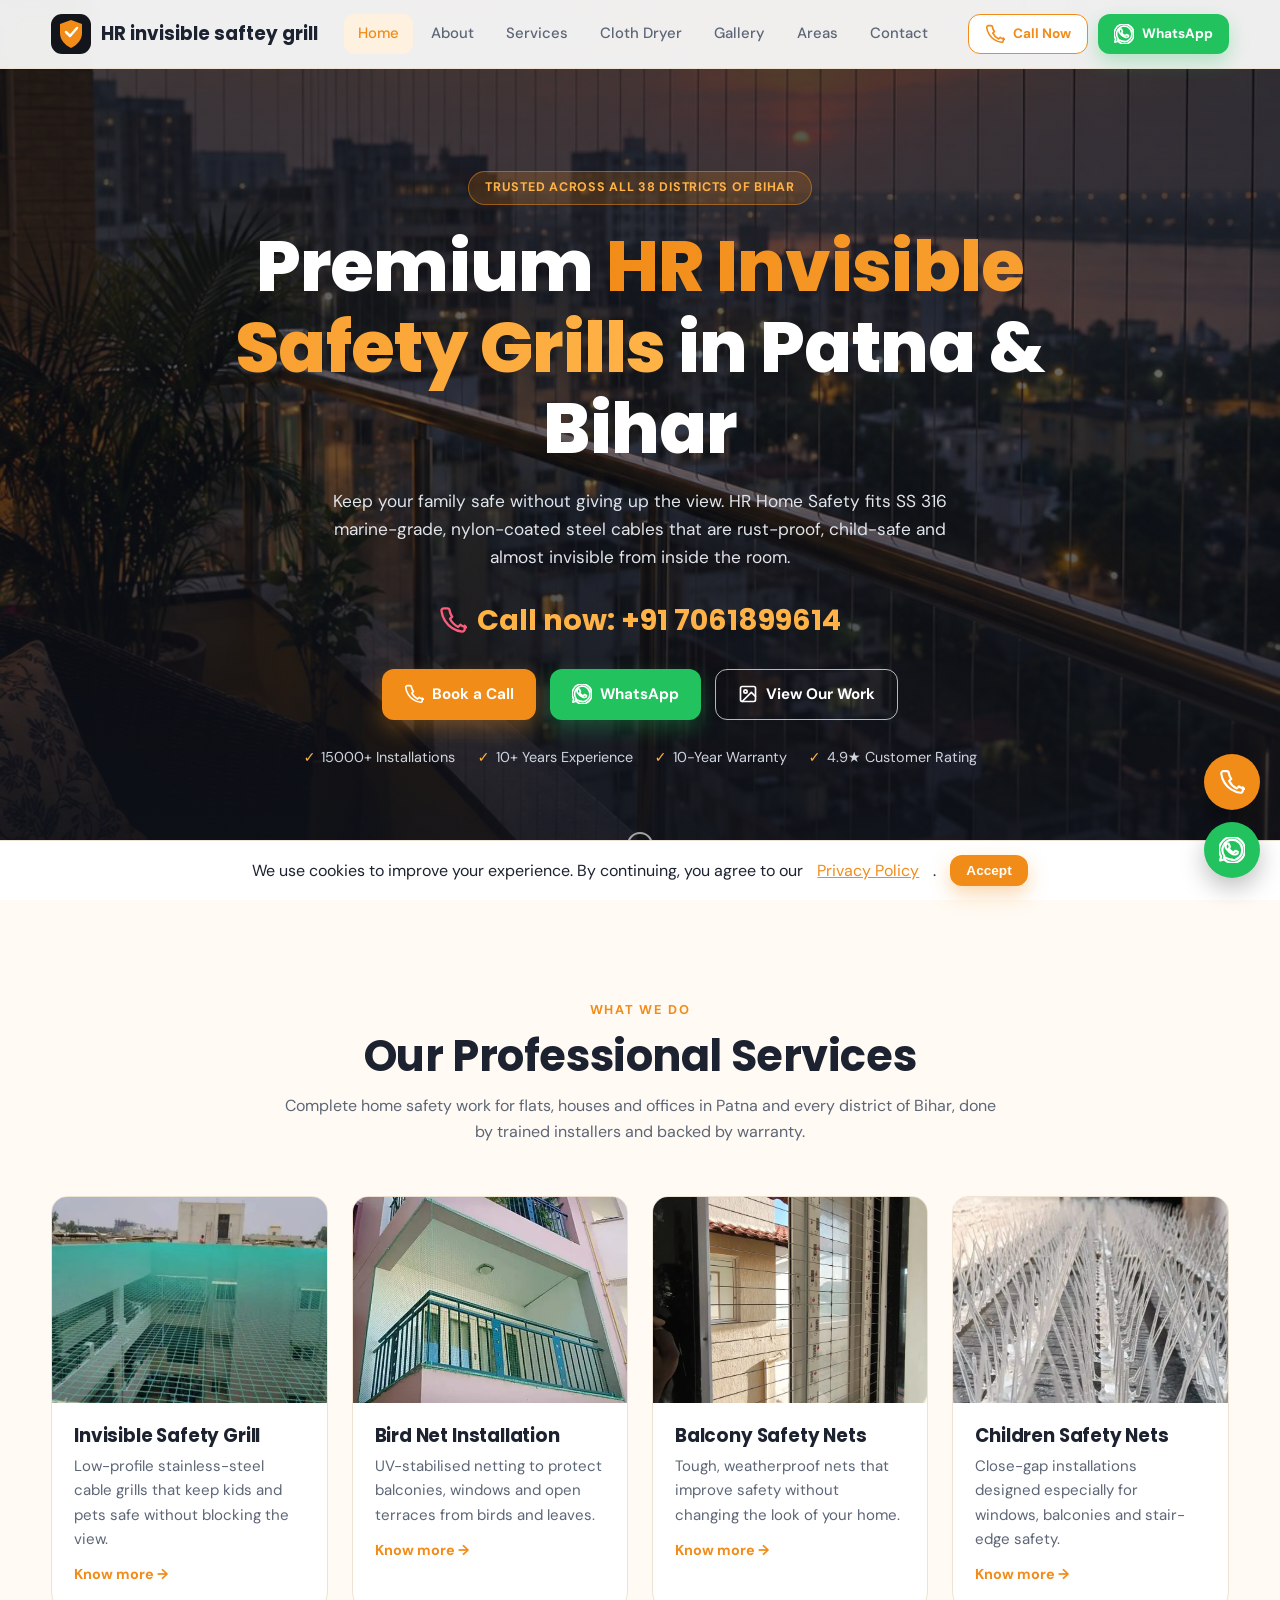
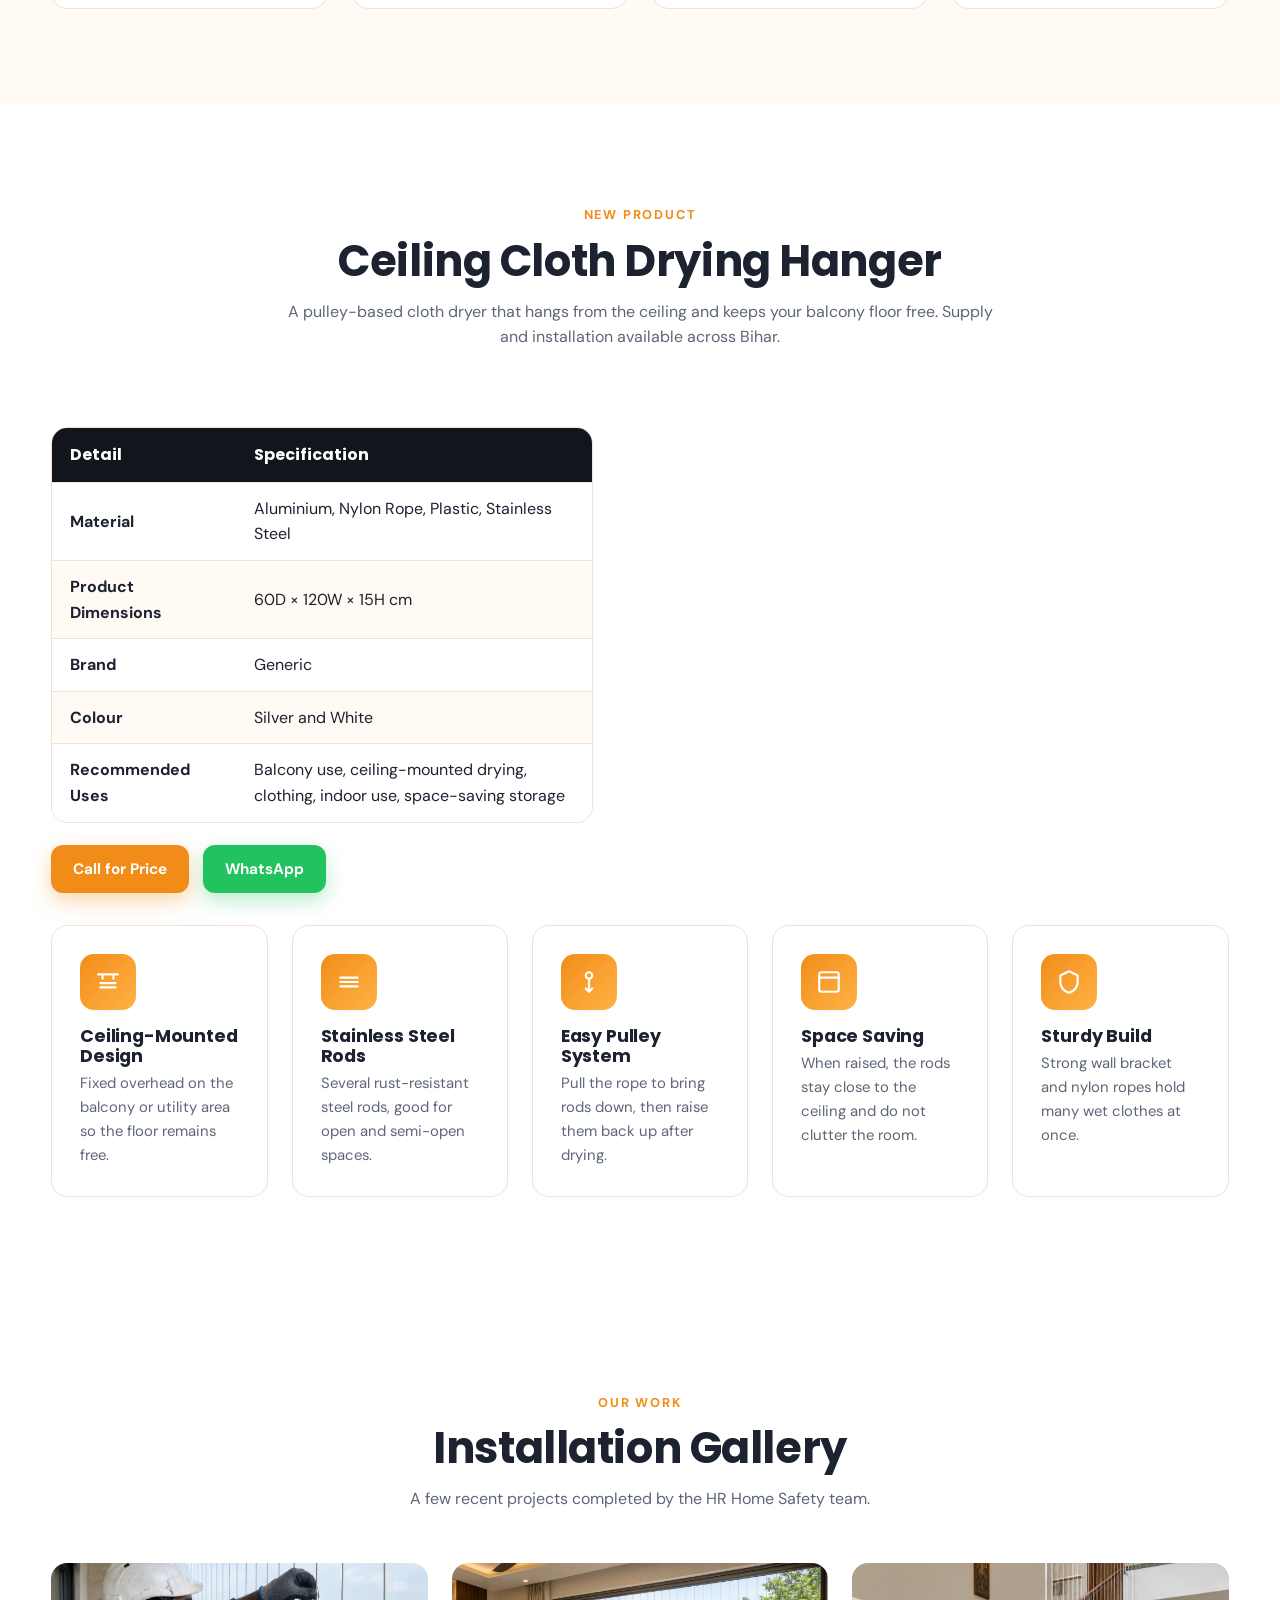
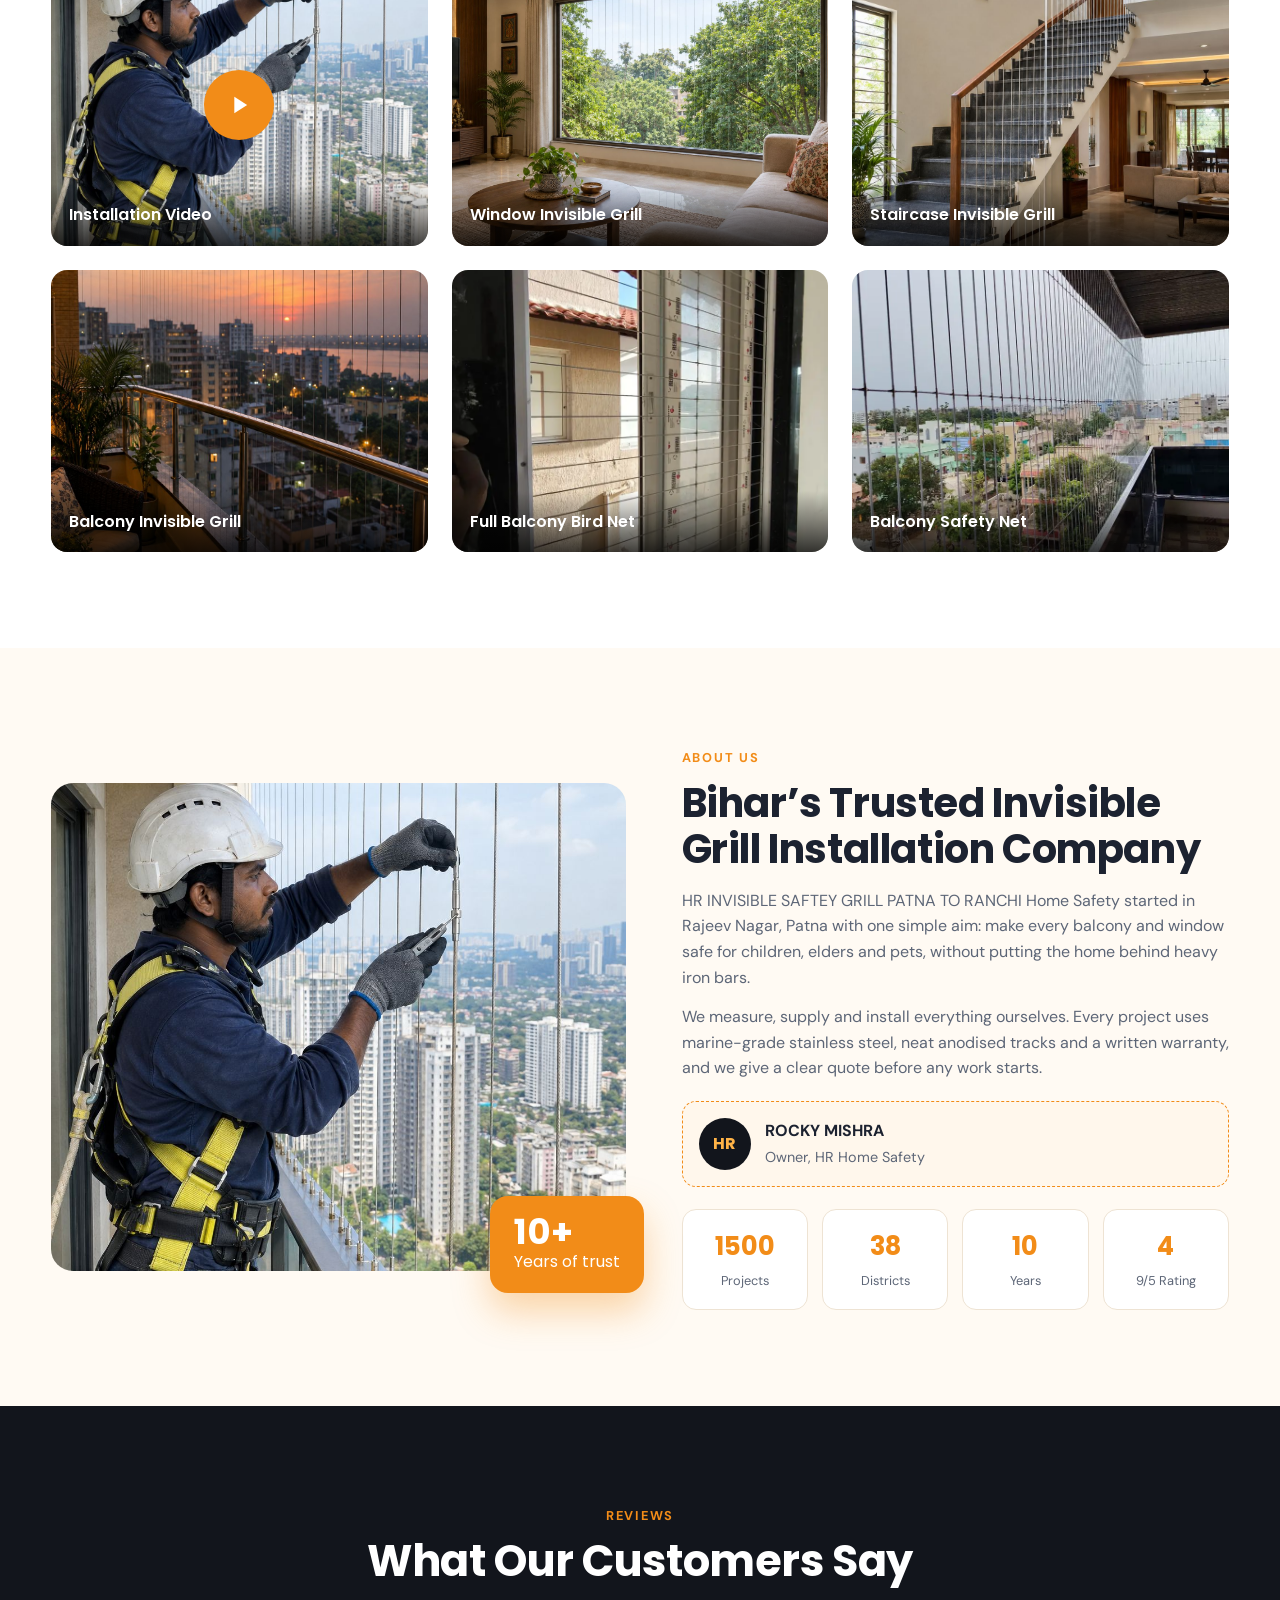
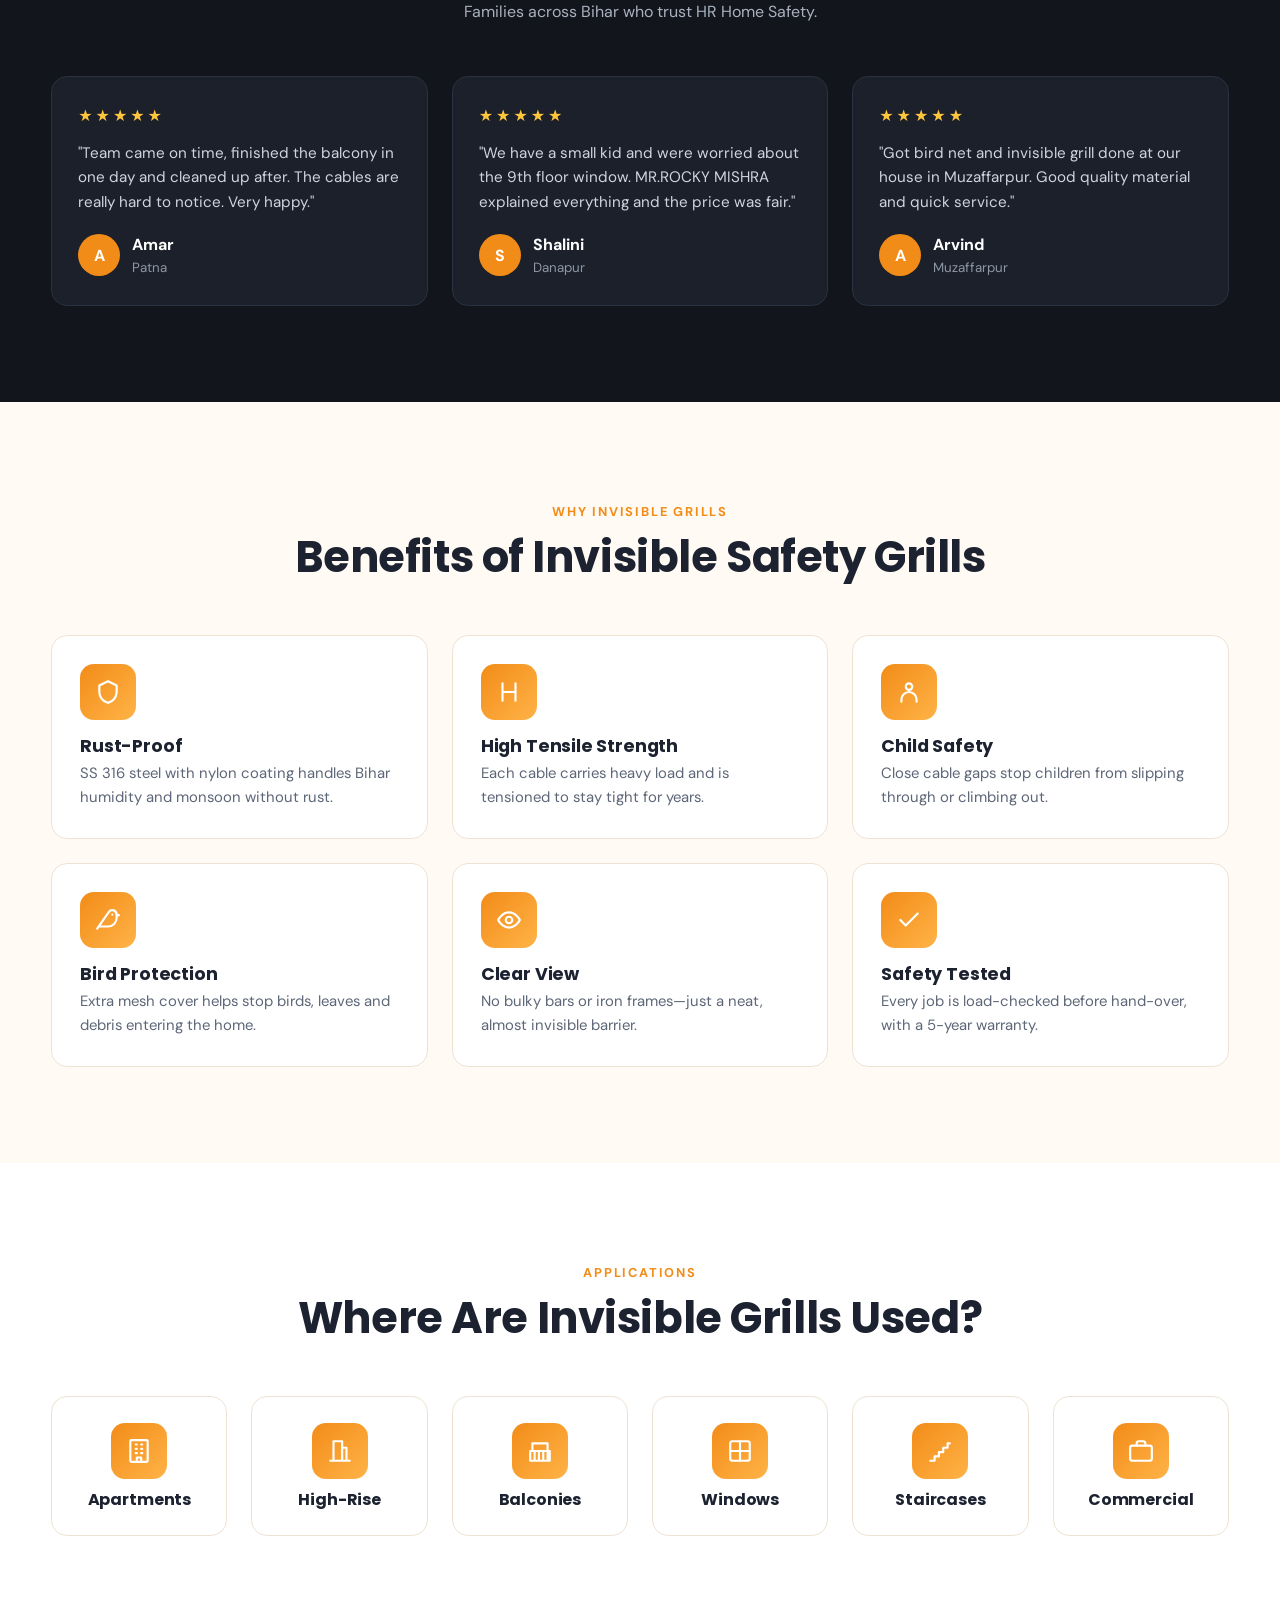
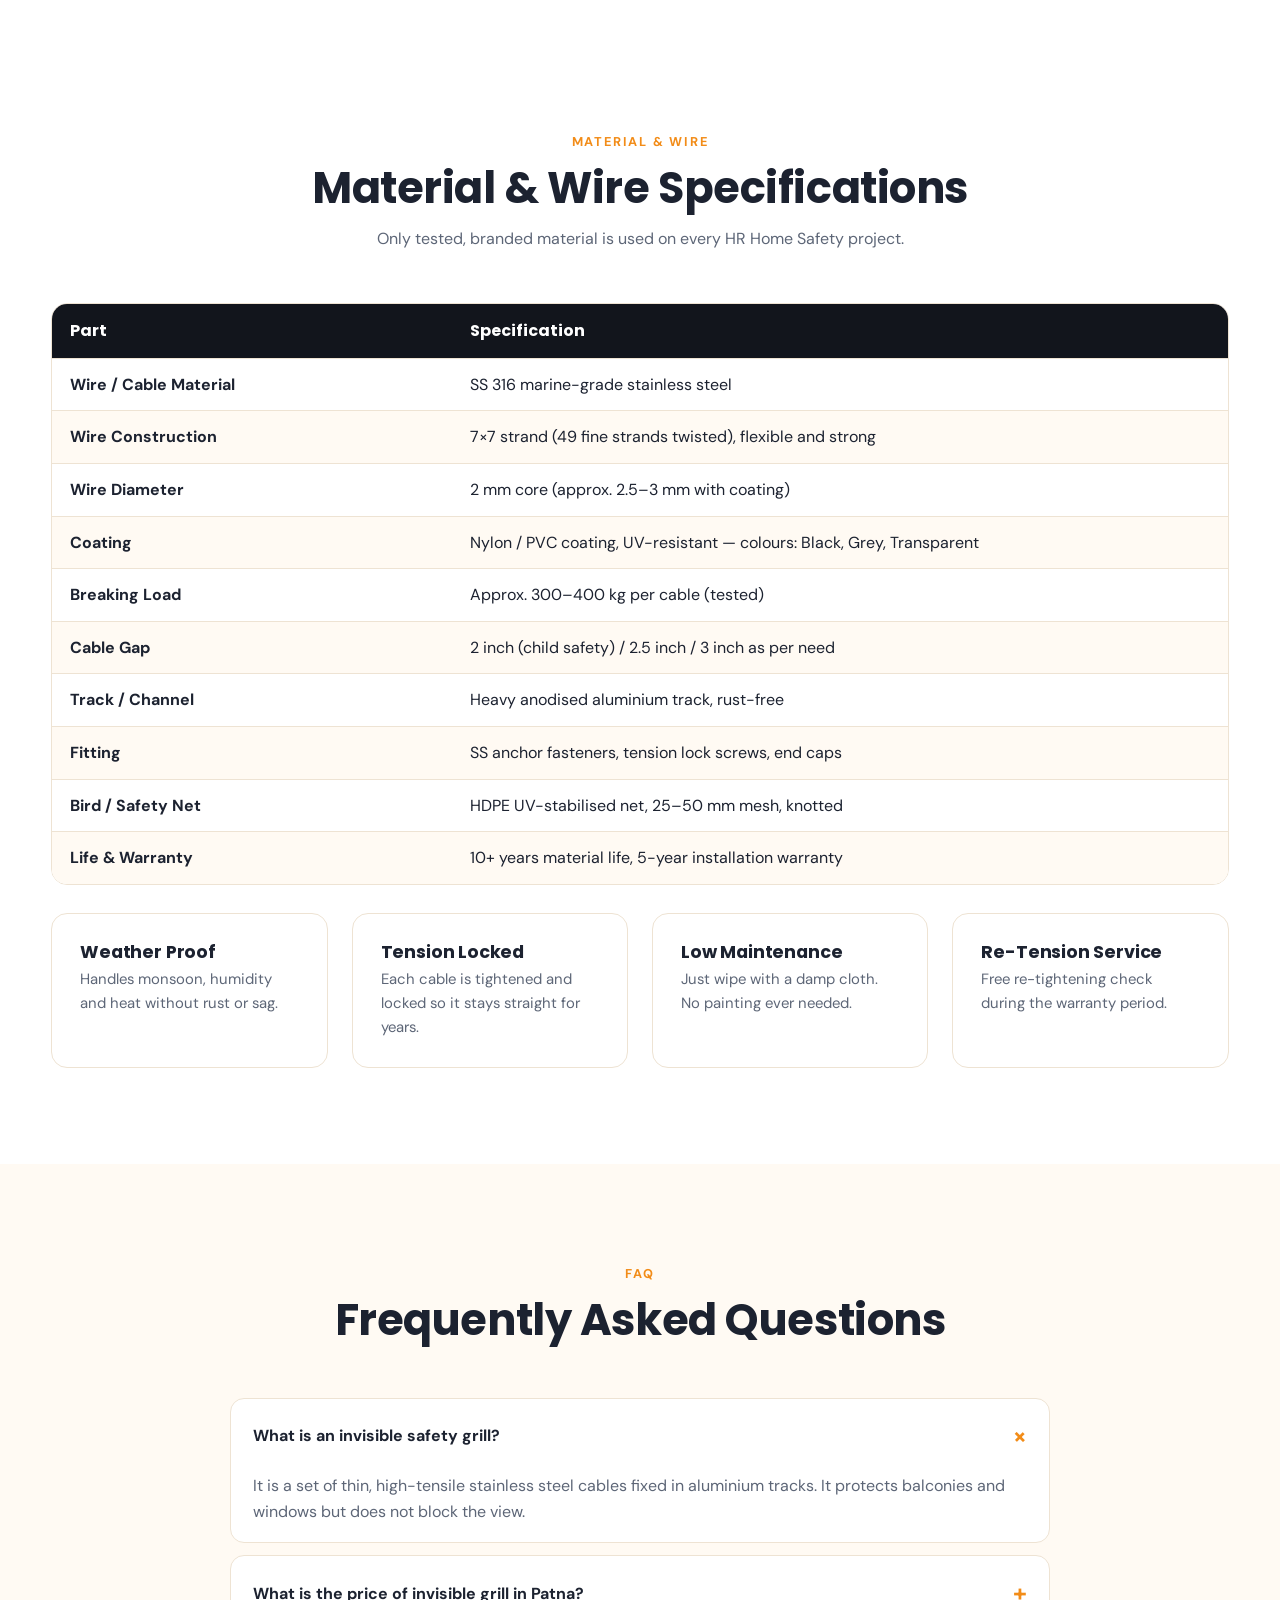
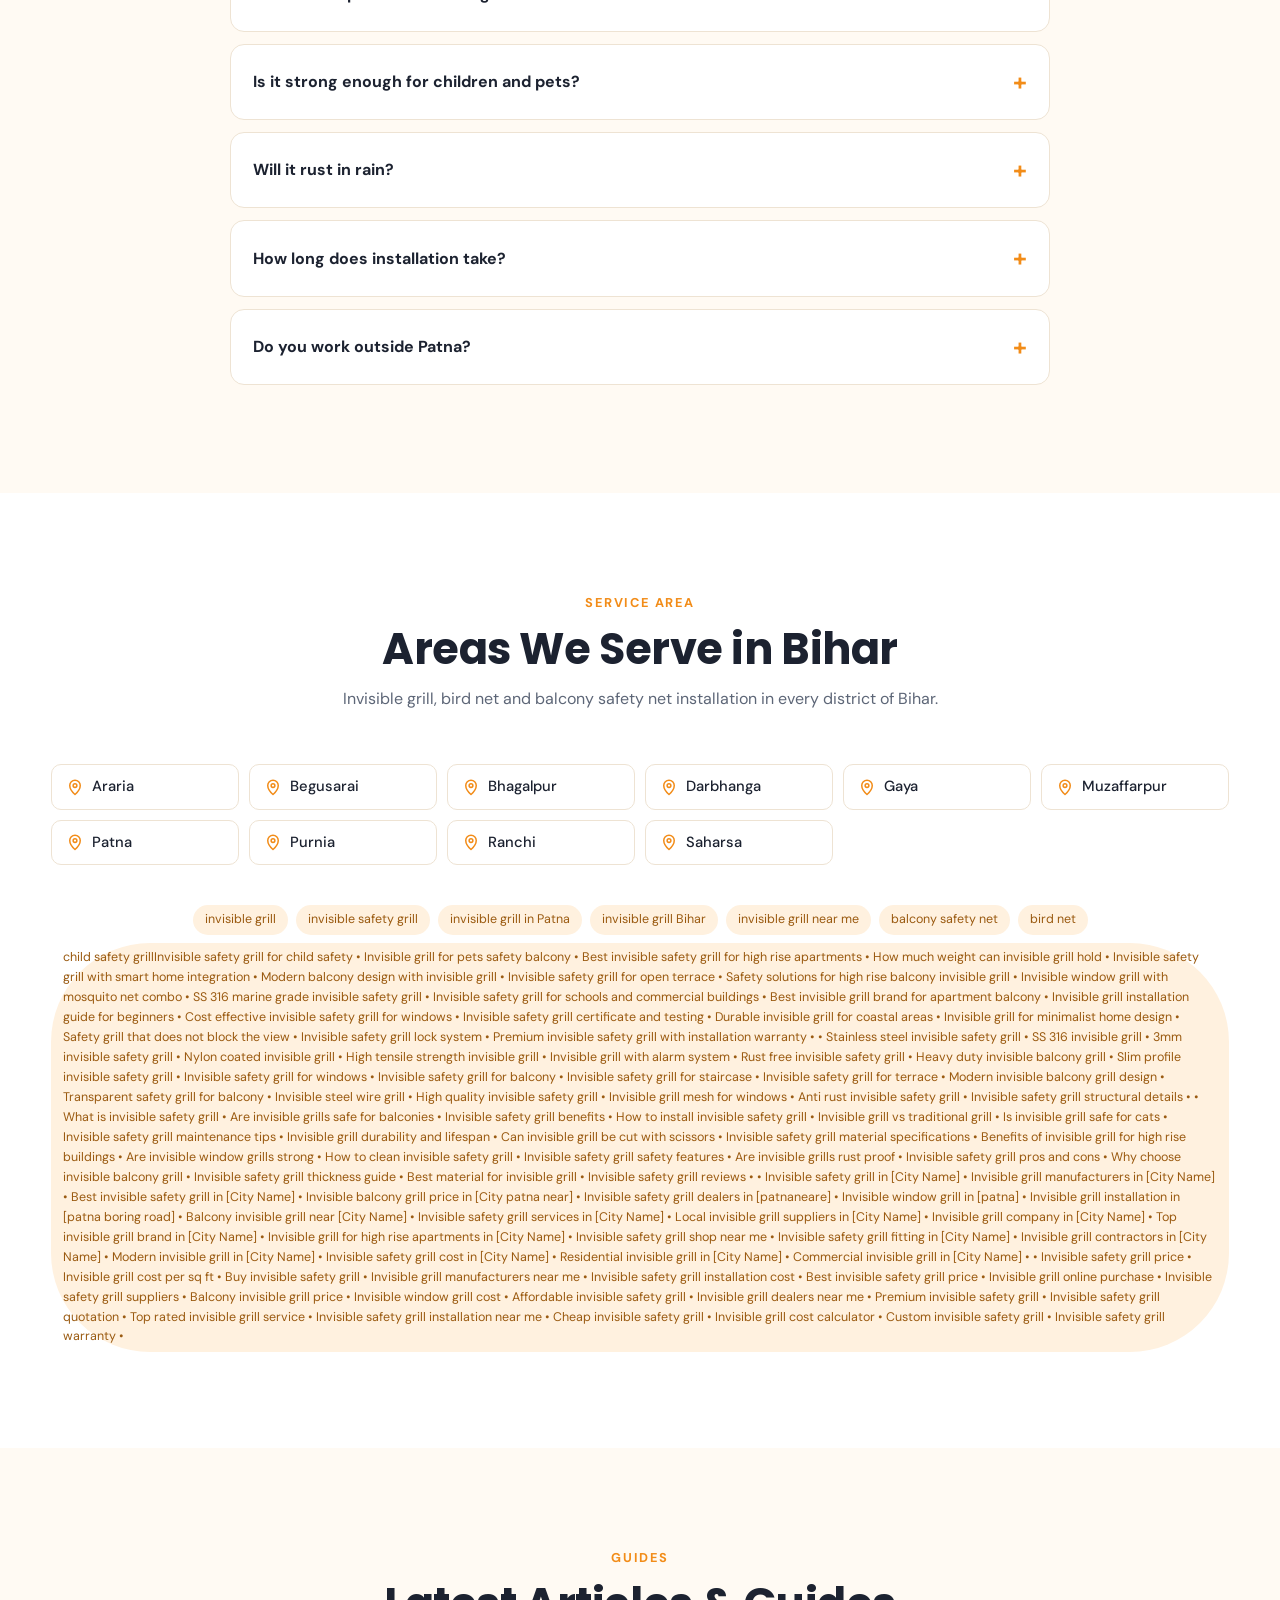
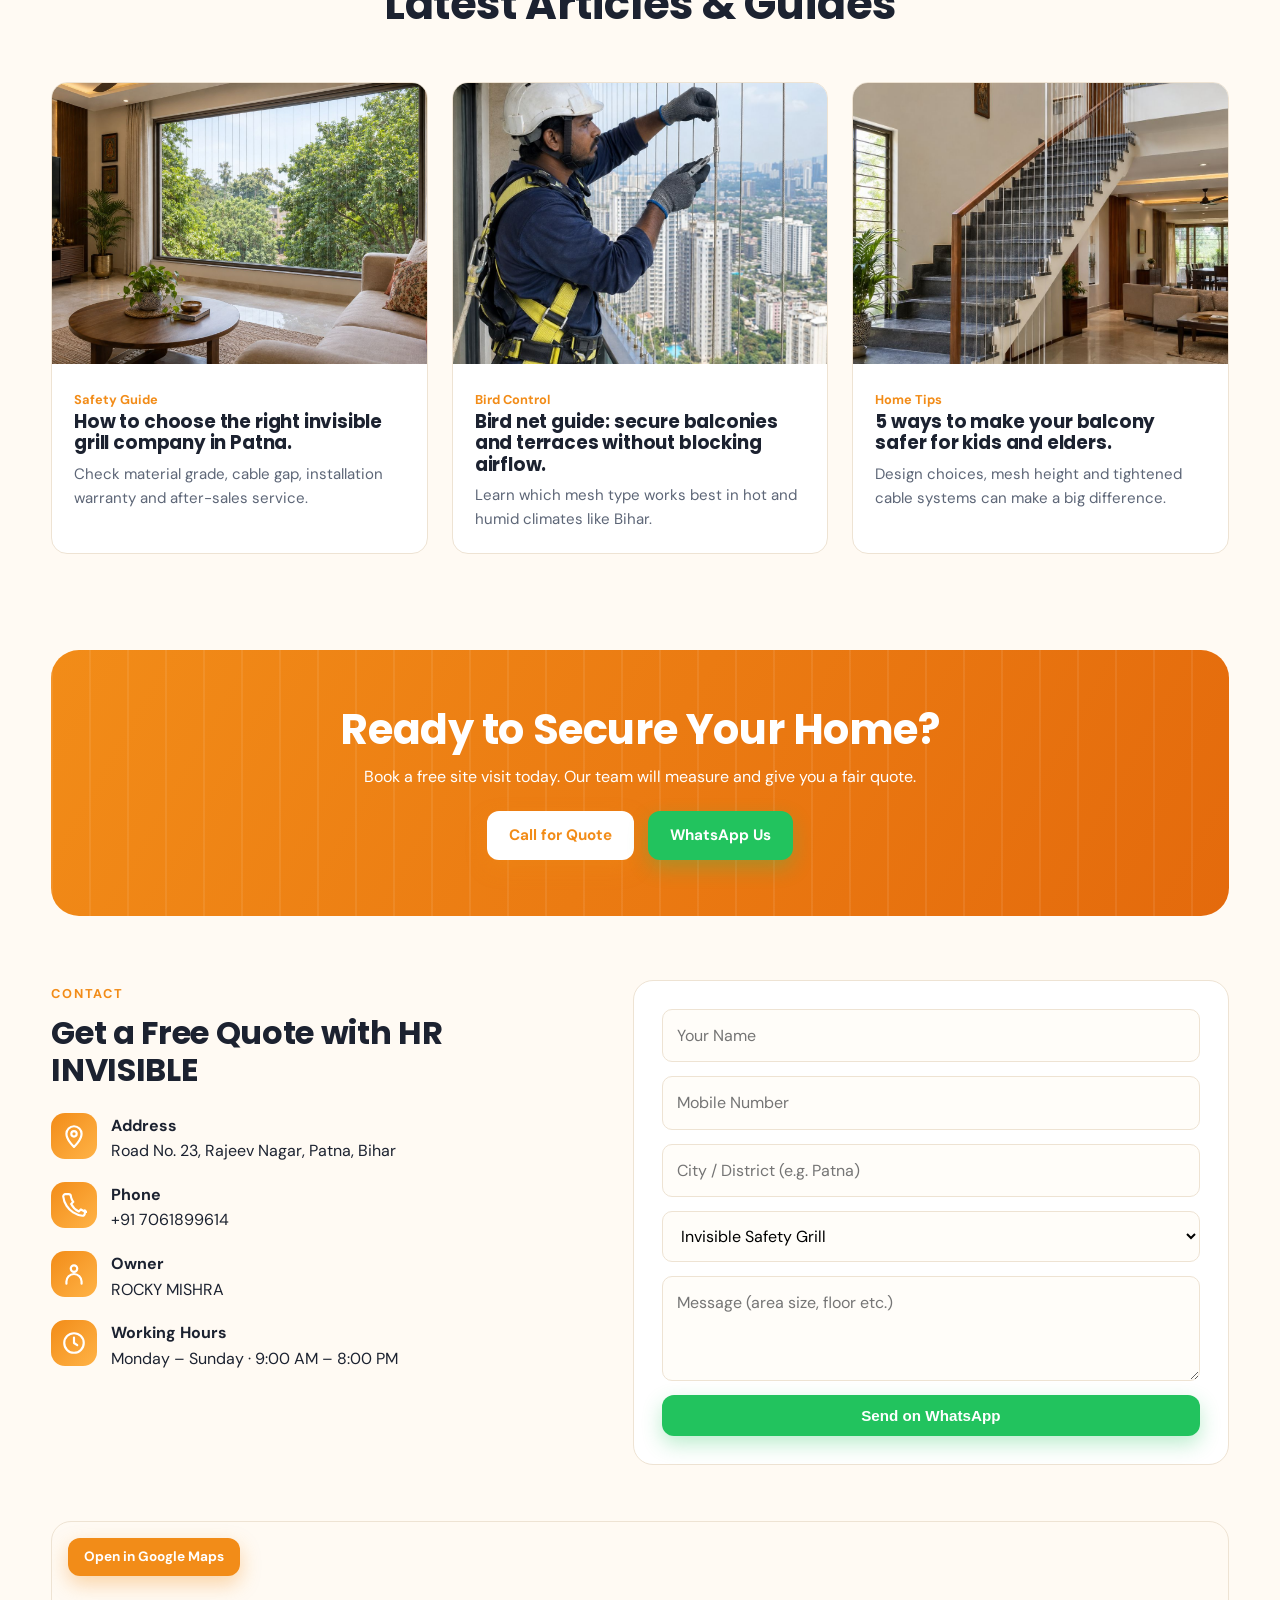
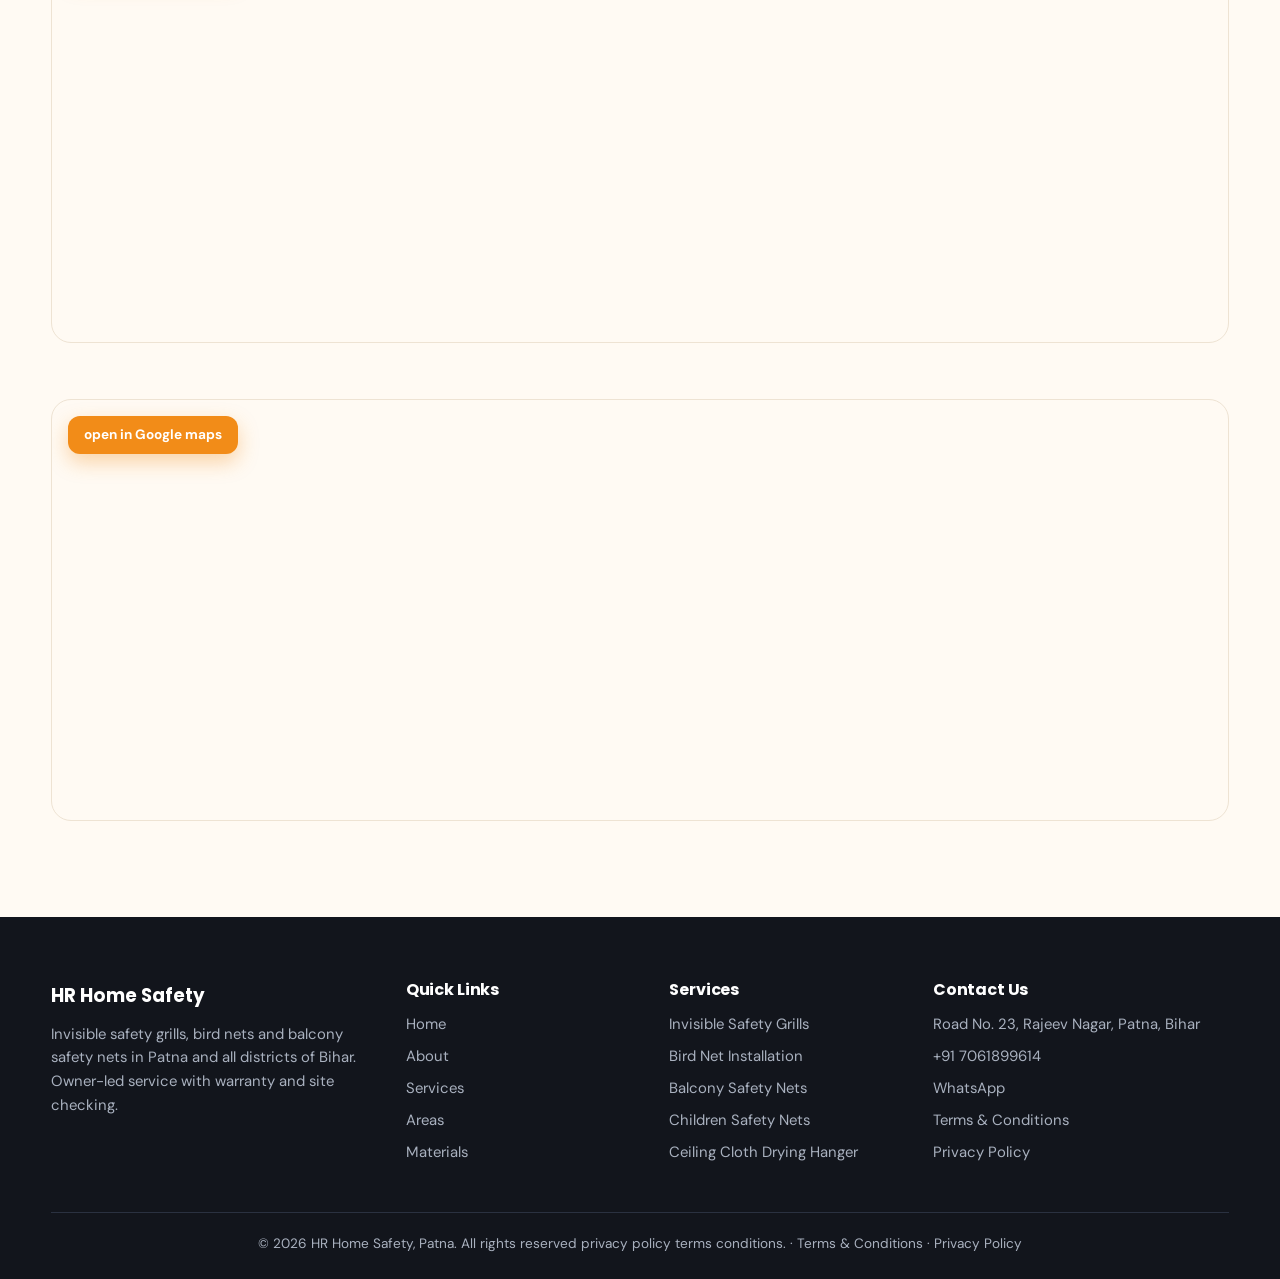
<file: index.html>
<!DOCTYPE html>
<html lang="en-IN">
<head>
<meta charset="UTF-8">
<meta name="viewport" content="width=device-width, initial-scale=1">
<title>HR – INVISBLESafety Grill in Patna & All Bihar | Call 7061899614</title>
<meta name="description" content="HR Home Safety installs SS 316 invisible safety grills, balcony safety nets, bird nets, child safety grills and ceiling cloth drying hangers in Patna and all 38 districts of Bihar.">
<meta name="keywords" content="invisible grill, invisible safety grill, invisible grill in Patna, invisible grill Bihar, invisible grill near me, invisible safety grill near me, invisible grill for balcony, child safety grill, balcony safety net, bird net, patna invisible grill, Bihar invisible grills, invisible grill installation Patna">
<meta name="author" content="ROCKY MISHRA, HR INVISIBLE SAFETY GRILL PATNA DANAPUR">
<meta name="robots" content="index, follow">
<meta name="geo.region" content="IN-BR">
<meta name="geo.placename" content="Patna, Bihar">
<meta property="og:type" content="website">
<meta property="og:title" content="HR – Invisible Safety Grill in Patna, Bihar">
<meta property="og:description" content="Rust-proof invisible grills, balcony nets and bird nets across Bihar. Call / WhatsApp 7061899614.">
<meta property="og:image" content="hero.jpg">
<meta property="og:locale" content="en_IN">
<link rel="icon" href="data:image/svg+xml,%3Csvg xmlns='http://www.w3.org/2000/svg' viewBox='0 0 32 32'%3E%3Crect width='32' height='32' rx='8' fill='%23f28c18'/%3E%3Cpath d='M9 7v18M14 7v18M19 7v18M2 9h28M2 23h28' stroke='white' stroke-width='2'/%3E%3C/svg%3E">
<link rel="preconnect" href="https://fonts.googleapis.com">
<link rel="preconnect" href="https://fonts.gstatic.com" crossorigin>
<link href="https://fonts.googleapis.com/css2?family=Poppins:wght@600;700;800&family=DM+Sans:wght@400;500;700&display=swap" rel="stylesheet">
<script type="application/ld+json">
{"@context":"https://schema.org","@type":"HomeAndConstructionBusiness","name":"HR INVISIBLE Home Safety","founder":{"@type":"Person","name":"ROCKY MISHRA"},"image":"hero.jpg","telephone":"+917061899614","address":{"@type":"PostalAddress","streetAddress":"Road No. 23, Rajeev Nagar","addressLocality":"Patna","addressRegion":"Bihar","addressCountry":"IN"},"sameAs":["https://wa.me/917061899614"]}
</script>
<script type="application/ld+json">
{"@context":"https://schema.org","@type":"FAQPage","mainEntity":[
{"@type":"Question","name":"What is an invisible safety grill?","acceptedAnswer":{"@type":"Answer","text":"A system of thin, high-tensile stainless steel cables fixed in aluminium tracks. It protects balconies and windows without blocking the view."}},
{"@type":"Question","name":"What is the price of invisible grill in Patna?","acceptedAnswer":{"@type":"Answer","text":"Price depends on area, cable gap and material. Call or WhatsApp HR Home Safety at 7061899614 for a free quote."}},
{"@type":"Question","name":"Do you install invisible grills outside Patna?","acceptedAnswer":{"@type":"Answer","text":"Yes. AGS Home Safety serves all 38 districts of Bihar including Gaya, Muzaffarpur, Bhagalpur, Darbhanga, Begusarai and Purnia."}}
]}
</script>
<style>
:root{--or:#f28c18;--or2:#ffb347;--dark:#12151c;--ink:#1c2230;--mut:#5d6677;--bg:#fffaf3;--card:#fff;--line:#eee3d3;--wa:#22c35e;--r:16px}
*{box-sizing:border-box;margin:0;padding:0}
html{scroll-behavior:smooth}
body{font-family:"DM Sans",system-ui,sans-serif;color:var(--ink);background:var(--bg);line-height:1.6;font-size:16px}
h1,h2,h3{font-family:Poppins,sans-serif;line-height:1.15;letter-spacing:-.01em}
a{color:inherit;text-decoration:none}
img{max-width:100%;display:block}
.wrap{width:min(1180px,92%);margin:auto}
svg{width:20px;height:auto;fill:none;stroke:currentColor;stroke-width:2;stroke-linecap:round;stroke-linejoin:round;flex-shrink:0}
/* header */
header{position:fixed;inset:0 0 auto;z-index:50;background:rgba(255,255,255,.92);backdrop-filter:blur(10px);border-bottom:1px solid var(--line);transition:box-shadow .3s}
header.sc{box-shadow:0 6px 24px rgba(0,0,0,.08)}
.nav{display:flex;align-items:center;justify-content:space-between;height:68px;gap:16px}
.logo{display:flex;align-items:center;gap:10px;font-family:Poppins;font-weight:700;font-size:1.15rem}
.logo svg{width:40px;height:40px}
.links{display:flex;gap:4px}
.links a{padding:8px 14px;border-radius:10px;font-size:.93rem;color:var(--mut);font-weight:500;transition:.2s}
.links a:hover,.links a.on{background:#fff1df;color:var(--or)}
.hbtn{display:flex;gap:10px}
.btn{display:inline-flex;align-items:center;gap:8px;padding:12px 22px;border-radius:12px;font-weight:700;font-size:.95rem;transition:transform .2s,box-shadow .2s;cursor:pointer;border:0}
.btn:hover{transform:translateY(-2px)}
.b-or{background:var(--or);color:#fff;box-shadow:0 8px 20px rgba(242,140,24,.35)}
.b-wa{background:var(--wa);color:#fff;box-shadow:0 8px 20px rgba(34,195,94,.3)}
.b-ol{border:1.5px solid var(--or);color:var(--or);background:#fff}
.b-gh{border:1.5px solid rgba(255,255,255,.7);color:#fff}
.sm{padding:8px 16px;font-size:.85rem}
.burger{display:none;background:none;border:0;cursor:pointer}
.burger svg{width:28px;height:28px}
/* hero */
.hero{position:relative;min-height:100vh;display:grid;place-items:center;text-align:center;color:#fff;padding:120px 0 80px;overflow:hidden}
.hero .bg{position:absolute;inset:0;background:url(hero.jpg) center/cover;transform:scale(1.1);animation:zoom 18s ease-out forwards}
.hero::after{content:"";position:absolute;inset:0;background:linear-gradient(180deg,rgba(15,18,26,.75),rgba(15,18,26,.6) 50%,rgba(15,18,26,.9))}
.hero .wrap{position:relative;z-index:2}
@keyframes zoom{to{transform:scale(1)}}
.badge{display:inline-block;padding:6px 16px;border-radius:99px;background:rgba(242,140,24,.18);border:1px solid rgba(242,140,24,.5);color:var(--or2);font-size:.78rem;font-weight:700;letter-spacing:.06em;text-transform:uppercase}
.hero h1{font-size:clamp(2.3rem,6vw,4.4rem);font-weight:800;margin:22px auto 18px;max-width:900px}
.hl{background:linear-gradient(90deg,var(--or),var(--or2));-webkit-background-clip:text;background-clip:text;color:transparent}
.hero p{max-width:640px;margin:auto;color:#dfe3ea;font-size:1.08rem}
.quote{margin:26px 0;font-family:Poppins;font-size:clamp(1.3rem,3vw,1.8rem);font-weight:700;display:flex;justify-content:center;align-items:center;gap:10px;flex-wrap:wrap}
.quote a{color:var(--or2)}
.quote svg{width:28px;height:28px;color:#ff5b7a;animation:ring 1.6s infinite}
@keyframes ring{0%,100%{transform:rotate(0)}10%,30%{transform:rotate(-15deg)}20%,40%{transform:rotate(15deg)}50%{transform:rotate(0)}}
.cta{display:flex;gap:14px;justify-content:center;flex-wrap:wrap}
.ticks{display:flex;gap:22px;justify-content:center;flex-wrap:wrap;margin-top:26px;font-size:.9rem;color:#cfd5de}
.ticks b{color:var(--or2);margin-right:6px}
.scroll{position:absolute;bottom:26px;left:50%;z-index:2;width:26px;height:42px;border:2px solid rgba(255,255,255,.6);border-radius:20px;transform:translateX(-50%)}
.scroll::after{content:"";position:absolute;left:50%;top:8px;width:4px;height:8px;background:#fff;border-radius:4px;transform:translateX(-50%);animation:dot 1.6s infinite}
@keyframes dot{to{top:24px;opacity:0}}
/* sections */
section{padding:96px 0}
.head{text-align:center;max-width:720px;margin:0 auto 52px}
.eyebrow{color:var(--or);font-weight:700;font-size:.8rem;letter-spacing:.14em;text-transform:uppercase}
.head h2{font-size:clamp(1.8rem,3.6vw,2.7rem);margin:10px 0 12px}
.head p{color:var(--mut)}
.grid{display:grid;gap:24px}
.g4{grid-template-columns:repeat(4,1fr)}.g3{grid-template-columns:repeat(3,1fr)}.g6{grid-template-columns:repeat(3,1fr)}
.card{background:var(--card);border:1px solid var(--line);border-radius:var(--r);overflow:hidden;transition:transform .35s,box-shadow .35s}
.card:hover{transform:translateY(-8px);box-shadow:0 22px 44px rgba(28,34,48,.12)}
.card .im{aspect-ratio:4/3;overflow:hidden}
.card .im img{width:100%;height:100%;object-fit:cover;transition:transform .6s}
.card:hover .im img{transform:scale(1.08)}
.card .tx{padding:22px}
.card h3{font-size:1.15rem;margin-bottom:8px}
.card p{color:var(--mut);font-size:.94rem}
.more{display:inline-flex;align-items:center;gap:6px;color:var(--or);font-weight:700;margin-top:12px;font-size:.9rem}
/* gallery */
.gal{background:#fff}
.gal .item{position:relative;border-radius:var(--r);overflow:hidden;aspect-ratio:4/3}
.gal .item img{width:100%;height:100%;object-fit:cover;transition:transform .6s}
.gal .item:hover img{transform:scale(1.07)}
.gal .cap{position:absolute;inset:auto 0 0;padding:18px;color:#fff;background:linear-gradient(transparent,rgba(0,0,0,.75));font-family:Poppins;font-weight:600}
.play{position:absolute;inset:0;display:grid;place-items:center}
.play span{width:70px;height:70px;border-radius:50%;background:var(--or);display:grid;place-items:center;color:#fff;animation:pulse 2s infinite}
.play svg{width:28px;height:28px;fill:#fff;stroke:none}
@keyframes pulse{0%{box-shadow:0 0 0 0 rgba(242,140,24,.6)}100%{box-shadow:0 0 0 26px rgba(242,140,24,0)}}
/* about */
.about{display:grid;grid-template-columns:1.05fr 1fr;gap:56px;align-items:center}
.about .pic{position:relative}
.about .pic img{border-radius:22px;aspect-ratio:4/3.4;object-fit:cover}
.exp{position:absolute;right:-18px;bottom:-22px;background:var(--or);color:#fff;border-radius:18px;padding:18px 24px;box-shadow:0 18px 36px rgba(242,140,24,.35);font-family:Poppins}
.exp b{font-size:2.2rem;display:block;line-height:1}
.about h2{font-size:clamp(1.8rem,3.4vw,2.5rem);margin:10px 0 16px}
.about p{color:var(--mut);margin-bottom:14px}
.owner{display:flex;align-items:center;gap:14px;padding:16px;border:1px dashed var(--or);border-radius:14px;background:#fff7ec;margin:20px 0}
.owner .av{width:52px;height:52px;border-radius:50%;background:var(--dark);color:var(--or2);display:grid;place-items:center;font-family:Poppins;font-weight:700}
.stats{display:grid;grid-template-columns:repeat(4,1fr);gap:14px;margin-top:22px}
.stat{background:#fff;border:1px solid var(--line);border-radius:14px;padding:16px;text-align:center}
.stat b{font-family:Poppins;font-size:1.6rem;color:var(--or);display:block}
.stat span{font-size:.8rem;color:var(--mut)}
/* reviews */
.dark{background:var(--dark);color:#fff}
.dark .head p{color:#a9b1bf}
.rev{background:#1b202b;border:1px solid #2a3140;border-radius:var(--r);padding:26px}
.stars{color:#ffc53d;letter-spacing:3px;margin-bottom:12px}
.rev p{color:#cfd5de;font-size:.95rem}
.who{display:flex;align-items:center;gap:12px;margin-top:18px}
.who i{width:42px;height:42px;border-radius:50%;background:var(--or);display:grid;place-items:center;font-style:normal;font-weight:700}
.who small{display:block;color:#8e97a6}
/* benefits */
.ben{background:#fff;border:1px solid var(--line);border-radius:var(--r);padding:28px;transition:.35s}
.ben:hover{border-color:var(--or);transform:translateY(-6px)}
.ic{width:56px;height:56px;border-radius:14px;background:linear-gradient(135deg,var(--or),var(--or2));display:grid;place-items:center;color:#fff;margin-bottom:16px}
.ic svg{width:26px;height:26px}
.ben h3{font-size:1.1rem;margin-bottom:6px}
.ben p{color:var(--mut);font-size:.93rem}
/* uses */
.use{text-align:center;padding:26px 14px;border-radius:var(--r);background:#fff;border:1px solid var(--line);transition:.3s}
.use:hover{background:var(--or);color:#fff}
.use:hover .ic{background:#fff;color:var(--or)}
.use .ic{margin:0 auto 12px}
.use h3{font-size:1rem}
.g6u{grid-template-columns:repeat(6,1fr)}
/* faq */
.faq{max-width:820px;margin:auto}
details{background:#fff;border:1px solid var(--line);border-radius:14px;margin-bottom:12px;overflow:hidden}
summary{list-style:none;cursor:pointer;padding:18px 22px;font-weight:700;display:flex;justify-content:space-between;align-items:center;gap:12px}
summary::-webkit-details-marker{display:none}
summary::after{content:"+";font-size:1.5rem;color:var(--or);transition:.3s}
details[open] summary::after{transform:rotate(45deg)}
details p{padding:0 22px 18px;color:var(--mut)}
/* areas */
.areas{display:grid;grid-template-columns:repeat(auto-fill,minmax(170px,1fr));gap:10px;list-style:none}
.areas li{display:flex;align-items:center;gap:8px;background:#fff;border:1px solid var(--line);border-radius:10px;padding:10px 14px;font-weight:500;font-size:.92rem;transition:.25s}
.areas li:hover{border-color:var(--or);color:var(--or)}
.areas svg{color:var(--or);width:18px;height:18px}
.tags{display:flex;flex-wrap:wrap;gap:8px;margin-top:40px;justify-content:center}
.tags span{font-size:.78rem;padding:5px 12px;border-radius:99px;background:#fff1df;color:#9a5a10}
/* blog */
.post .date{font-size:.8rem;color:var(--or);font-weight:700}
/* cta band */
.band{background:linear-gradient(120deg,var(--or),#e46a0c);color:#fff;border-radius:28px;padding:56px;text-align:center;position:relative;overflow:hidden}
.band::before{content:"";position:absolute;inset:0;background:repeating-linear-gradient(90deg,rgba(255,255,255,.08) 0 2px,transparent 2px 38px)}
.band>*{position:relative}
.band h2{font-size:clamp(1.8rem,3.6vw,2.6rem);margin-bottom:10px}
.band .b-or{background:#fff;color:var(--or)}
/* form */
.contact{display:grid;grid-template-columns:1fr 1.1fr;gap:40px}
.info li{display:flex;gap:14px;align-items:flex-start;list-style:none;margin-bottom:18px}
.info .ic{width:46px;height:46px;margin:0}
form{background:#fff;border:1px solid var(--line);border-radius:20px;padding:28px;display:grid;gap:14px}
input,select,textarea{width:100%;padding:13px 14px;border:1px solid var(--line);border-radius:10px;font:inherit;background:#fffdf9}
input:focus,select:focus,textarea:focus{outline:2px solid var(--or);border-color:transparent}
/* footer */
footer{background:var(--dark);color:#a9b1bf;padding:64px 0 24px;font-size:.93rem}
.fg{display:grid;grid-template-columns:1.4fr 1fr 1fr 1.3fr;gap:36px}
footer h3{color:#fff;font-size:1rem;margin-bottom:14px}
footer li{list-style:none;margin-bottom:8px}
footer a:hover{color:var(--or2)}
.copy{border-top:1px solid #2a3140;margin-top:40px;padding-top:20px;text-align:center;font-size:.85rem}
.spec{overflow-x:auto;border:1px solid var(--line);border-radius:var(--r)}
.spec table{width:100%;border-collapse:collapse;background:#fff;min-width:520px}
.spec th{background:var(--dark);color:#fff;text-align:left;padding:14px 18px;font-family:Poppins}
.spec td{padding:13px 18px;border-top:1px solid var(--line)}
.spec td:first-child{font-weight:700;width:34%}
.spec tr:nth-child(even) td{background:#fffaf3}
.map{position:relative;margin-top:56px;border-radius:20px;overflow:hidden;border:1px solid var(--line)}
.map iframe{width:100%;height:420px;border:0;display:block}
.map .btn{position:absolute;left:16px;top:16px}
.prod{display:grid;grid-template-columns:1fr 1.1fr;gap:40px;align-items:center}
.pimg{position:relative;border-radius:22px;overflow:hidden}
.pimg img{width:100%;aspect-ratio:4/3;object-fit:cover;transition:transform .6s}
.pimg:hover img{transform:scale(1.06)}
.ptag{position:absolute;left:16px;top:16px;background:var(--or);color:#fff;font-weight:700;font-size:.8rem;padding:6px 14px;border-radius:99px}
.g5{grid-template-columns:repeat(5,1fr)}
@media (max-width:980px){.prod{grid-template-columns:1fr}.g5{grid-template-columns:repeat(2,1fr)}}
@media (max-width:600px){.g5{grid-template-columns:1fr}}
/* floats */
.float{position:fixed;right:20px;z-index:60;width:56px;height:56px;border-radius:50%;display:grid;place-items:center;color:#fff;box-shadow:0 10px 24px rgba(0,0,0,.25);animation:pulse 2.2s infinite}
.float svg{width:26px;height:26px:auto;}
.f-call{bottom:90px;background:var(--or)}
.f-wa{bottom:22px;background:var(--wa);animation-name:pulsew}
@keyframes pulsew{0%{box-shadow:0 0 0 0 rgba(34,195,94,.6)}100%{box-shadow:0 0 0 22px rgba(34,195,94,0)}}
.cookie{position:fixed;left:0;right:0;bottom:0;z-index:55;background:#fff;border-top:1px solid var(--line);padding:14px;display:flex;justify-content:center;align-items:center;gap:14px;flex-wrap:wrap;transform:translateY(120%);transition:transform .35s ease}
.cookie.show{transform:none}
/* reveal */
.rv{opacity:0;transform:translateY(34px);transition:opacity .8s ease,transform .8s ease}
.rv.in{opacity:1;transform:none}
@media (max-width:980px){.links,.hbtn{display:none}.burger{display:block}.links.open{display:flex;flex-direction:column;position:absolute;top:68px;left:0;right:0;background:#fff;padding:14px;border-bottom:1px solid var(--line)}}
@media (max-width:600px){.g4,.g3,.g6{grid-template-columns:1fr}.g6u{grid-template-columns:repeat(2,1fr)}.fg{grid-template-columns:1fr}section{padding:72px 0}.band{padding:36px 22px}.exp{right:10px}}
@media (prefers-reduced-motion:reduce){*{animation:none!important;transition:none!important}.rv{opacity:1;transform:none}}
</style>
</head>
<body>
<header id="hd"><div class="wrap nav">
 <a href="#home" class="logo" aria-label="HR Home Safety">
  <svg viewBox="0 0 40 40" aria-hidden="true" style="stroke:none"><rect width="40" height="40" rx="11" fill="#12151c"/><path d="M20 6l11 4v9c0 7-5 12-11 15C14 31 9 26 9 19v-9z" fill="#f28c18"/><path d="M15 18l4 4 7-8" fill="none" stroke="#fff" stroke-width="2.5" stroke-linecap="round" stroke-linejoin="round"/></svg>
  HR invisible saftey grill</a>
 <nav class="links" id="menu"><a href="#home" class="on">Home</a><a href="#about">About</a><a href="#services">Services</a><a href="#dryer">Cloth Dryer</a><a href="#gallery">Gallery</a><a href="#areas">Areas</a><a href="#contact">Contact</a></nav>
 <div class="hbtn"><a class="btn b-ol sm" href="tel:+917061899614"><svg viewBox="0 0 24 24"><path d="M22 16.9v3a2 2 0 0 1-2.2 2 19.8 19.8 0 0 1-8.6-3.1 19.5 19.5 0 0 1-6-6A19.8 19.8 0 0 1 2.1 4.2 2 2 0 0 1 4.1 2h3a2 2 0 0 1 2 1.7c.1 1 .4 1.9.7 2.7.4 1 .9 1.9 1.5 2.7l-1.9 1.9a15.8 15.8 0 0 0 7 7l1.9-1.9c.8.6 1.7 1.1 2.7 1.5.8.3 1.7.6 2.7.7A2 2 0 0 1 22 16.9z"/></svg> Call Now</a>
 <a class="btn b-wa sm" href="https://wa.me/917061899614?text=Hello%20HR%20Home%20Safety%2C%20I%20need%20a%20quote" target="_blank" rel="noopener"><svg viewBox="0 0 24 24"><path d="M20.5 3.5A11.7 11.7 0 0 0 12 0a11.8 11.8 0 0 0-10 18l-1 3.7 3.8-1A11.8 11.8 0 0 0 12 24c6.6 0 12-5.4 12-12 0-3.2-1.2-6.2-3.5-8.5zm-8.4 17.3a9.6 9.6 0 0 1-5-1.3l-.4-.2-2.3.6.6-2.2-.2-.4A9.6 9.6 0 0 1 12 2.4c5.2 0 9.5 4.3 9.5 9.5 0 5.3-4.3 9.5-9.5 9.5zm5.2-7.1c-.3-.1-1.6-.8-1.9-.9-.3-.1-.5-.2-.7.2-.2.3-.7.9-.9 1.1-.2.2-.3.2-.6.1-.3-.1-1.2-.4-2.3-1.4-.8-.7-1.4-1.6-1.6-1.9-.2-.3 0-.5.1-.7.1-.1.2-.3.3-.4.1-.1.2-.3.3-.5.1-.2.1-.3 0-.5-.1-.2-.7-1.7-.9-2.3-.2-.6-.4-.5-.7-.5h-.6c-.2 0-.5.1-.8.3-.3.3-1 .9-1 2.2s1 2.5 1.2 2.7c.2.2 2 3 4.8 4.2.7.3 1.2.5 1.6.6.7.2 1.3.2 1.8.1.5-.1 1.6-.6 1.8-1.2.2-.6.2-1.1.1-1.2-.1-.1-.3-.2-.6-.3z"/></svg> WhatsApp</a></div>
 <button class="burger" aria-label="Menu" onclick="document.getElementById('menu').classList.toggle('open')"><svg viewBox="0 0 24 24"><path d="M3 6h18M3 12h18M3 18h18"/></svg></button>
</div></header>

<main>
<section class="hero" id="home"><div class="bg" role="img" aria-label="Invisible safety grill on apartment balcony in Patna"></div>
 <div class="wrap">
  <span class="badge">Trusted across all 38 districts of Bihar</span>
  <h1>Premium <span class="hl"> HR Invisible Safety Grills</span> in Patna &amp; Bihar</h1>
  <p>Keep your family safe without giving up the view. HR Home Safety fits SS 316 marine-grade, nylon-coated steel cables that are rust-proof, child-safe and almost invisible from inside the room.</p>
  <div class="quote"><svg viewBox="0 0 24 24"><path d="M22 16.9v3a2 2 0 0 1-2.2 2 19.8 19.8 0 0 1-8.6-3.1 19.5 19.5 0 0 1-6-6A19.8 19.8 0 0 1 2.1 4.2 2 2 0 0 1 4.1 2h3a2 2 0 0 1 2 1.7c.1 1 .4 1.9.7 2.7.4 1 .9 1.9 1.5 2.7l-1.9 1.9a15.8 15.8 0 0 0 7 7l1.9-1.9c.8.6 1.7 1.1 2.7 1.5.8.3 1.7.6 2.7.7A2 2 0 0 1 22 16.9z"/></svg><a href="tel:+917061899614">Call now: +91 7061899614</a></div>
  <div class="cta">
   <a class="btn b-or" href="tel:+917061899614"><svg viewBox="0 0 24 24"><path d="M22 16.9v3a2 2 0 0 1-2.2 2 19.8 19.8 0 0 1-8.6-3.1 19.5 19.5 0 0 1-6-6A19.8 19.8 0 0 1 2.1 4.2 2 2 0 0 1 4.1 2h3a2 2 0 0 1 2 1.7c.1 1 .4 1.9.7 2.7.4 1 .9 1.9 1.5 2.7l-1.9 1.9a15.8 15.8 0 0 0 7 7l1.9-1.9c.8.6 1.7 1.1 2.7 1.5.8.3 1.7.6 2.7.7A2 2 0 0 1 22 16.9z"/></svg>Book a Call</a>
   <a class="btn b-wa" href="https://wa.me/917061899614?text=Hello%20AGS%20Home%20Safety%2C%20I%20need%20an%20invisible%20grill%20quote" target="_blank" rel="noopener"><svg viewBox="0 0 24 24"><path d="M20.5 3.5A11.7 11.7 0 0 0 12 0a11.8 11.8 0 0 0-10 18l-1 3.7 3.8-1A11.8 11.8 0 0 0 12 24c6.6 0 12-5.4 12-12 0-3.2-1.2-6.2-3.5-8.5zm-8.4 17.3a9.6 9.6 0 0 1-5-1.3l-.4-.2-2.3.6.6-2.2-.2-.4A9.6 9.6 0 0 1 12 2.4c5.2 0 9.5 4.3 9.5 9.5 0 5.3-4.3 9.5-9.5 9.5zm5.2-7.1c-.3-.1-1.6-.8-1.9-.9-.3-.1-.5-.2-.7.2-.2.3-.7.9-.9 1.1-.2.2-.3.2-.6.1-.3-.1-1.2-.4-2.3-1.4-.8-.7-1.4-1.6-1.6-1.9-.2-.3 0-.5.1-.7.1-.1.2-.3.3-.4.1-.1.2-.3.3-.5.1-.2.1-.3 0-.5-.1-.2-.7-1.7-.9-2.3-.2-.6-.4-.5-.7-.5h-.6c-.2 0-.5.1-.8.3-.3.3-1 .9-1 2.2s1 2.5 1.2 2.7c.2.2 2 3 4.8 4.2.7.3 1.2.5 1.6.6.7.2 1.3.2 1.8.1.5-.1 1.6-.6 1.8-1.2.2-.6.2-1.1.1-1.2-.1-.1-.3-.2-.6-.3z"/></svg>WhatsApp</a>
   <a class="btn b-gh" href="#gallery"><svg viewBox="0 0 24 24"><rect x="3" y="3" width="18" height="18" rx="2"/><circle cx="9" cy="9" r="2"/><path d="M21 15l-5-5L5 21"/></svg>View Our Work</a>
  </div>
  <div class="ticks"><span><b>✓</b>15000+ Installations</span><span><b>✓</b>10+ Years Experience</span><span><b>✓</b>10-Year Warranty</span><span><b>✓</b>4.9★ Customer Rating</span></div>
 </div><span class="scroll" aria-hidden="true"></span>
</section>

<section id="services"><div class="wrap">
 <div class="head rv"><span class="eyebrow">What we do</span><h2>Our Professional Services</h2><p>Complete home safety work for flats, houses and offices in Patna and every district of Bihar, done by trained installers and backed by warranty.</p></div>
 <div class="grid g4">
  <article class="card rv"><div class="im"><img src="construction-safety-nets-in-mumbai-500x500-1-qvetuv4g5h6py0f15x8k08z2gv7t6lo92tez52sgzg.webp" alt="Invisible safety grill installation in Patna" loading="lazy"></div><div class="tx"><h3>Invisible Safety Grill</h3><p>Low-profile stainless-steel cable grills that keep kids and pets safe without blocking the view.</p><span class="more">Know more →</span></div></article>
  <article class="card rv"><div class="im"><img src="WhatsApp-Image-2026-03-05-at-8.18.25-AM.webp" alt="Bird net installation for balcony in Bihar" loading="lazy"></div><div class="tx"><h3>Bird Net Installation</h3><p>UV-stabilised netting to protect balconies, windows and open terraces from birds and leaves.</p><span class="more">Know more →</span></div></article>
  <article class="card rv"><div class="im"><img src="WhatsApp-Image-2026-02-05-at-17.35.19.webp" alt="Balcony safety net Patna" loading="lazy"></div><div class="tx"><h3>Balcony Safety Nets</h3><p>Tough, weatherproof nets that improve safety without changing the look of your home.</p><span class="more">Know more →</span></div></article>
  <article class="card rv"><div class="im"><img src="WhatsApp-Image-2024-10-11-at-2.43.27-PM-qvi3wsmgsr0rj35mjz8yosl5sfulrzlq20qftxdjwc.webp" alt="Child safety grill for windows" loading="lazy"></div><div class="tx"><h3>Children Safety Nets</h3><p>Close-gap installations designed especially for windows, balconies and stair-edge safety.</p><span class="more">Know more →</span></div></article>
 </div>
</div></section>

<section id="dryer" style="background:#fff"><div class="wrap">
 <div class="head rv"><span class="eyebrow">New product</span><h2>Ceiling Cloth Drying Hanger</h2><p>A pulley-based cloth dryer that hangs from the ceiling and keeps your balcony floor free. Supply and installation available across Bihar.</p></div>
 <div class="prod">
  <div class="rv">
   <br>
   <div class="spec"><table><thead><tr><th>Detail</th><th>Specification</th></tr></thead><tbody>
    <tr><td>Material</td><td>Aluminium, Nylon Rope, Plastic, Stainless Steel</td></tr>
    <tr><td>Product Dimensions</td><td>60D × 120W × 15H cm</td></tr>
    <tr><td>Brand</td><td>Generic</td></tr>
    <tr><td>Colour</td><td>Silver and White</td></tr>
    <tr><td>Recommended Uses</td><td>Balcony use, ceiling-mounted drying, clothing, indoor use, space-saving storage</td></tr
   </tbody></table></div>
   <div class="cta" style="justify-content:flex-start;margin-top:22px"><a class="btn b-or" href="tel:+918873232409">Call for Price</a><a class="btn b-wa" href="https://wa.me/917061899614?text=Hello%20HR%20Home%20Safety%2C%20I%20need%20a%20clothes%20hanger%20quote" target="_blank" rel="noopener">WhatsApp</a></div>
  </div>
 </div>
 <div class="grid g5" style="margin-top:32px">
  <div class="ben rv"><div class="ic"><svg viewBox="0 0 24 24"><path d="M3 5h18M7 5v4M17 5v4M5 13h14M5 17h14"/></svg></div><h3>Ceiling-Mounted Design</h3><p>Fixed overhead on the balcony or utility area so the floor remains free.</p></div>
  <div class="ben rv"><div class="ic"><svg viewBox="0 0 24 24"><path d="M4 8h16M4 12h16M4 16h16"/></svg></div><h3>Stainless Steel Rods</h3><p>Several rust-resistant steel rods, good for open and semi-open spaces.</p></div>
  <div class="ben rv"><div class="ic"><svg viewBox="0 0 24 24"><circle cx="12" cy="6" r="3"/><path d="M12 9v12M9 18l3 3 3-3"/></svg></div><h3>Easy Pulley System</h3><p>Pull the rope to bring rods down, then raise them back up after drying.</p></div>
  <div class="ben rv"><div class="ic"><svg viewBox="0 0 24 24"><rect x="3" y="3" width="18" height="18" rx="2"/><path d="M3 8h18"/></svg></div><h3>Space Saving</h3><p>When raised, the rods stay close to the ceiling and do not clutter the room.</p></div>
  <div class="ben rv"><div class="ic"><svg viewBox="0 0 24 24"><path d="M12 2l8 4v6c0 5-3.5 9-8 10-4.5-1-8-5-8-10V6z"/></svg></div><h3>Sturdy Build</h3><p>Strong wall bracket and nylon ropes hold many wet clothes at once.</p></div>
 </div>
</div></section>

<section class="gal" id="gallery"><div class="wrap">
 <div class="head rv"><span class="eyebrow">Our work</span><h2>Installation Gallery</h2><p>A few recent projects completed by the HR Home Safety team.</p></div>
 <div class="grid g3">
  <a class="item rv" href="https://wa.me/918873232409?text=Please%20share%20installation%20video" target="_blank" rel="noopener"><img src="g-install.jpg" alt="Invisible grill installation video Patna" loading="lazy"><div class="play"><span><svg viewBox="0 0 24 24"><path d="M8 5v14l11-7z"/></svg></span></div><div class="cap">Installation Video</div></a>
  <div class="item rv"><img src="g-window.jpg" alt="Window invisible grill Bihar" loading="lazy"><div class="cap">Window Invisible Grill</div></div>
  <div class="item rv"><img src="g-stair.jpg" alt="Staircase invisible grill" loading="lazy"><div class="cap">Staircase Invisible Grill</div></div>
  <div class="item rv"><img src="hero.jpg" alt="Balcony invisible grill Patna" loading="lazy"><div class="cap">Balcony Invisible Grill</div></div>
  <div class="item rv"><img src="WhatsApp-Image-2026-02-05-at-17.35.19.webp" alt="Full balcony bird net" loading="lazy"><div class="cap">Full Balcony Bird Net</div></div>
  <div class="item rv"><img src="WhatsApp-Image-2026-02-05-at-17.35.19-1.webp" alt="Balcony safety net installation" loading="lazy"><div class="cap">Balcony Safety Net</div></div>
 </div>
</div></section>

<section id="about"><div class="wrap about">
 <div class="pic rv"><img src="g-install.jpg" alt="HR INVISIBLE SAFTEY GRILL PATNA RANCHI Home Safety team installing invisible grill" loading="lazy"><div class="exp"><b>10+</b>Years of trust</div></div>
 <div class="rv"><span class="eyebrow">About us</span>
  <h2>Bihar’s Trusted Invisible Grill Installation Company</h2>
  <p>HR INVISIBLE SAFTEY GRILL PATNA TO RANCHI Home Safety started in Rajeev Nagar, Patna with one simple aim: make every balcony and window safe for children, elders and pets, without putting the home behind heavy iron bars.</p>
  <p>We measure, supply and install everything ourselves. Every project uses marine-grade stainless steel, neat anodised tracks and a written warranty, and we give a clear quote before any work starts.</p>
  <div class="owner"><div class="av">HR</div><div><b>ROCKY MISHRA</b><br><span style="color:var(--mut);font-size:.9rem">Owner, HR Home Safety</span></div></div>
  <div class="stats"><div class="stat"><b class="cnt" data-n="1500">0</b><span>Projects</span></div><div class="stat"><b class="cnt" data-n="38">0</b><span>Districts</span></div><div class="stat"><b class="cnt" data-n="10">0</b><span>Years</span></div><div class="stat"><b class="cnt" data-n="4">0</b><span>9/5 Rating</span></div></div>
 </div>
</div></section>

<section class="dark"><div class="wrap">
 <div class="head rv"><span class="eyebrow">Reviews</span><h2>What Our Customers Say</h2><p>Families across Bihar who trust HR Home Safety.</p></div>
 <div class="grid g3">
  <div class="rev rv"><div class="stars">★★★★★</div><p>"Team came on time, finished the balcony in one day and cleaned up after. The cables are really hard to notice. Very happy."</p><div class="who"><i>A</i><div><b>Amar</b><small>Patna</small></div></div></div>
  <div class="rev rv"><div class="stars">★★★★★</div><p>"We have a small kid and were worried about the 9th floor window. MR.ROCKY MISHRA explained everything and the price was fair."</p><div class="who"><i>S</i><div><b>Shalini</b><small>Danapur</small></div></div></div>
  <div class="rev rv"><div class="stars">★★★★★</div><p>"Got bird net and invisible grill done at our house in Muzaffarpur. Good quality material and quick service."</p><div class="who"><i>A</i><div><b>Arvind</b><small>Muzaffarpur</small></div></div></div>
 </div>
</div></section>

<section><div class="wrap">
 <div class="head rv"><span class="eyebrow">Why invisible grills</span><h2>Benefits of Invisible Safety Grills</h2></div>
 <div class="grid g6">
  <div class="ben rv"><div class="ic"><svg viewBox="0 0 24 24"><path d="M12 2l8 4v6c0 5-3.5 9-8 10-4.5-1-8-5-8-10V6z"/></svg></div><h3>Rust-Proof</h3><p>SS 316 steel with nylon coating handles Bihar humidity and monsoon without rust.</p></div>
  <div class="ben rv"><div class="ic"><svg viewBox="0 0 24 24"><path d="M6 4v16M18 4v16M6 12h12"/></svg></div><h3>High Tensile Strength</h3><p>Each cable carries heavy load and is tensioned to stay tight for years.</p></div>
  <div class="ben rv"><div class="ic"><svg viewBox="0 0 24 24"><circle cx="12" cy="7" r="3"/><path d="M5 21v-2a7 7 0 0 1 14 0v2"/></svg></div><h3>Child Safety</h3><p>Close cable gaps stop children from slipping through or climbing out.</p></div>
  <div class="ben rv"><div class="ic"><svg viewBox="0 0 24 24"><path d="M16 7h.01M3.4 18H12a8 8 0 0 0 8-8V7a4 4 0 0 0-7.3-2.3L2 20"/><path d="M20 7l2 .5-2 .5"/></svg></div><h3>Bird Protection</h3><p>Extra mesh cover helps stop birds, leaves and debris entering the home.</p></div>
  <div class="ben rv"><div class="ic"><svg viewBox="0 0 24 24"><path d="M2 12s3.5-7 10-7 10 7 10 7-3.5 7-10 7S2 12 2 12z"/><circle cx="12" cy="12" r="3"/></svg></div><h3>Clear View</h3><p>No bulky bars or iron frames—just a neat, almost invisible barrier.</p></div>
  <div class="ben rv"><div class="ic"><svg viewBox="0 0 24 24"><path d="M20 6L9 17l-5-5"/></svg></div><h3>Safety Tested</h3><p>Every job is load-checked before hand-over, with a 5-year warranty.</p></div>
 </div>
</div></section>

<section style="background:#fff"><div class="wrap">
 <div class="head rv"><span class="eyebrow">Applications</span><h2>Where Are Invisible Grills Used?</h2></div>
 <div class="grid g6u">
  <div class="use rv"><div class="ic"><svg viewBox="0 0 24 24"><rect x="4" y="2" width="16" height="20" rx="1"/><path d="M9 6h1M14 6h1M9 10h1M14 10h1M9 14h1M14 14h1M10 22v-4h4v4"/></svg></div><h3>Apartments</h3></div>
  <div class="use rv"><div class="ic"><svg viewBox="0 0 24 24"><path d="M3 21h18M6 21V3h8v18M14 9h4v12"/></svg></div><h3>High-Rise</h3></div>
  <div class="use rv"><div class="ic"><svg viewBox="0 0 24 24"><path d="M3 12h18v9H3zM7 12V21M11 12v9M15 12v9M19 12v9M5 12V5h14v7"/></svg></div><h3>Balconies</h3></div>
  <div class="use rv"><div class="ic"><svg viewBox="0 0 24 24"><rect x="3" y="3" width="18" height="18" rx="2"/><path d="M12 3v18M3 12h18"/></svg></div><h3>Windows</h3></div>
  <div class="use rv"><div class="ic"><svg viewBox="0 0 24 24"><path d="M3 21h4v-4h4v-4h4V9h4V5h2"/></svg></div><h3>Staircases</h3></div>
  <div class="use rv"><div class="ic"><svg viewBox="0 0 24 24"><rect x="2" y="7" width="20" height="14" rx="2"/><path d="M16 7V5a2 2 0 0 0-2-2h-4a2 2 0 0 0-2 2v2"/></svg></div><h3>Commercial</h3></div>
 </div>
</div></section>

<section id="material" style="background:#fff"><div class="wrap">
 <div class="head rv"><span class="eyebrow">Material &amp; wire</span><h2>Material &amp; Wire Specifications</h2><p>Only tested, branded material is used on every HR Home Safety project.</p></div>
 <div class="spec rv"><table>
  <thead><tr><th>Part</th><th>Specification</th></tr></thead><tbody>
  <tr><td>Wire / Cable Material</td><td>SS 316 marine-grade stainless steel</td></tr>
  <tr><td>Wire Construction</td><td>7×7 strand (49 fine strands twisted), flexible and strong</td></tr>
  <tr><td>Wire Diameter</td><td>2 mm core (approx. 2.5–3 mm with coating)</td></tr>
  <tr><td>Coating</td><td>Nylon / PVC coating, UV-resistant — colours: Black, Grey, Transparent</td></tr>
  <tr><td>Breaking Load</td><td>Approx. 300–400 kg per cable (tested)</td></tr>
  <tr><td>Cable Gap</td><td>2 inch (child safety) / 2.5 inch / 3 inch as per need</td></tr>
  <tr><td>Track / Channel</td><td>Heavy anodised aluminium track, rust-free</td></tr>
  <tr><td>Fitting</td><td>SS anchor fasteners, tension lock screws, end caps</td></tr>
  <tr><td>Bird / Safety Net</td><td>HDPE UV-stabilised net, 25–50 mm mesh, knotted</td></tr>
  <tr><td>Life &amp; Warranty</td><td>10+ years material life, 5-year installation warranty</td></tr>
 </tbody></table></div>
 <div class="grid g4" style="margin-top:28px">
  <div class="ben rv"><h3>Weather Proof</h3><p>Handles monsoon, humidity and heat without rust or sag.</p></div>
  <div class="ben rv"><h3>Tension Locked</h3><p>Each cable is tightened and locked so it stays straight for years.</p></div>
  <div class="ben rv"><h3>Low Maintenance</h3><p>Just wipe with a damp cloth. No painting ever needed.</p></div>
  <div class="ben rv"><h3>Re-Tension Service</h3><p>Free re-tightening check during the warranty period.</p></div>
 </div>
</div></section>

<section><div class="wrap">
 <div class="head rv"><span class="eyebrow">FAQ</span><h2>Frequently Asked Questions</h2></div>
 <div class="faq rv">
  <details open><summary>What is an invisible safety grill?</summary><p>It is a set of thin, high-tensile stainless steel cables fixed in aluminium tracks. It protects balconies and windows but does not block the view.</p></details>
  <details><summary>What is the price of invisible grill in Patna?</summary><p>Price depends on area (per sq ft), cable gap and material grade. Call or WhatsApp 7061899614 for a free site visit and exact estimate.</p></details>
  <details><summary>Is it strong enough for children and pets?</summary><p>Yes. Each cable is tensioned tightly and the gap is kept small (usually 2–3 inch), so kids and pets cannot pass through.</p></details>
  <details><summary>Will it rust in rain?</summary><p>No. We use SS 316 marine-grade steel with nylon coating, which is made for outdoor and humid conditions.</p></details>
  <details><summary>How long does installation take?</summary><p>Most balconies and windows are finished within one day by our team.</p></details>
  <details><summary>Do you work outside Patna?</summary><p>Yes, HR Home Safety serves all 38 districts of Bihar, including Gaya, Muzaffarpur, Bhagalpur, Darbhanga, Begusarai and Purnia.</p></details>
 </div>
</div></section>

<section id="areas" style="background:#fff"><div class="wrap">
 <div class="head rv"><span class="eyebrow">Service area</span><h2>Areas We Serve in Bihar</h2><p>Invisible grill, bird net and balcony safety net installation in every district of Bihar.</p></div>
 <ul class="areas rv"><li><svg viewBox="0 0 24 24"><path d="M12 22s7-6.2 7-12a7 7 0 1 0-14 0c0 5.8 7 12 7 12z"/><circle cx="12" cy="10" r="2.5"/></svg>Araria</li><li><svg viewBox="0 0 24 24"><path d="M12 22s7-6.2 7-12a7 7 0 1 0-14 0c0 5.8 7 12 7 12z"/><circle cx="12" cy="10" r="2.5"/></svg>Begusarai</li><li><svg viewBox="0 0 24 24"><path d="M12 22s7-6.2 7-12a7 7 0 1 0-14 0c0 5.8 7 12 7 12z"/><circle cx="12" cy="10" r="2.5"/></svg>Bhagalpur</li><li><svg viewBox="0 0 24 24"><path d="M12 22s7-6.2 7-12a7 7 0 1 0-14 0c0 5.8 7 12 7 12z"/><circle cx="12" cy="10" r="2.5"/></svg>Darbhanga</li><li><svg viewBox="0 0 24 24"><path d="M12 22s7-6.2 7-12a7 7 0 1 0-14 0c0 5.8 7 12 7 12z"/><circle cx="12" cy="10" r="2.5"/></svg>Gaya</li><li><svg viewBox="0 0 24 24"><path d="M12 22s7-6.2 7-12a7 7 0 1 0-14 0c0 5.8 7 12 7 12z"/><circle cx="12" cy="10" r="2.5"/></svg>Muzaffarpur</li><li><svg viewBox="0 0 24 24"><path d="M12 22s7-6.2 7-12a7 7 0 1 0-14 0c0 5.8 7 12 7 12z"/><circle cx="12" cy="10" r="2.5"/></svg>Patna</li><li><svg viewBox="0 0 24 24"><path d="M12 22s7-6.2 7-12a7 7 0 1 0-14 0c0 5.8 7 12 7 12z"/><circle cx="12" cy="10" r="2.5"/></svg>Purnia</li><li><svg viewBox="0 0 24 24"><path d="M12 22s7-6.2 7-12a7 7 0 1 0-14 0c0 5.8 7 12 7 12z"/><circle cx="12" cy="10" r="2.5"/></svg>Ranchi</li><li><svg viewBox="0 0 24 24"><path d="M12 22s7-6.2 7-12a7 7 0 1 0-14 0c0 5.8 7 12 7 12z"/><circle cx="12" cy="10" r="2.5"/></svg>Saharsa</li></ul>
 <div class="tags rv" aria-label="Popular searches"><span>invisible grill</span><span>invisible safety grill</span><span>invisible grill in Patna</span><span>invisible grill Bihar</span><span>invisible grill near me</span><span>balcony safety net</span><span>bird net</span><span>child safety grillInvisible safety grill for child safety
• Invisible grill for pets safety balcony
• Best invisible safety grill for high rise apartments
• How much weight can invisible grill hold
• Invisible safety grill with smart home integration
• Modern balcony design with invisible grill
• Invisible safety grill for open terrace
• Safety solutions for high rise balcony invisible grill
• Invisible window grill with mosquito net combo
• SS 316 marine grade invisible safety grill
• Invisible safety grill for schools and commercial buildings
• Best invisible grill brand for apartment balcony
• Invisible grill installation guide for beginners
• Cost effective invisible safety grill for windows
• Invisible safety grill certificate and testing
• Durable invisible grill for coastal areas
• Invisible grill for minimalist home design
• Safety grill that does not block the view
• Invisible safety grill lock system
• Premium invisible safety grill with installation warranty
• • Stainless steel invisible safety grill
• SS 316 invisible grill
• 3mm invisible safety grill
• Nylon coated invisible grill
• High tensile strength invisible grill
• Invisible grill with alarm system
• Rust free invisible safety grill
• Heavy duty invisible balcony grill
• Slim profile invisible safety grill
• Invisible safety grill for windows
• Invisible safety grill for balcony
• Invisible safety grill for staircase
• Invisible safety grill for terrace
• Modern invisible balcony grill design
• Transparent safety grill for balcony
• Invisible steel wire grill
• High quality invisible safety grill
• Invisible grill mesh for windows
• Anti rust invisible safety grill
• Invisible safety grill structural details
• • What is invisible safety grill
• Are invisible grills safe for balconies
• Invisible safety grill benefits
• How to install invisible safety grill
• Invisible grill vs traditional grill
• Is invisible grill safe for cats
• Invisible safety grill maintenance tips
• Invisible grill durability and lifespan
• Can invisible grill be cut with scissors
• Invisible safety grill material specifications
• Benefits of invisible grill for high rise buildings
• Are invisible window grills strong
• How to clean invisible safety grill
• Invisible safety grill safety features
• Are invisible grills rust proof
• Invisible safety grill pros and cons
• Why choose invisible balcony grill
• Invisible safety grill thickness guide
• Best material for invisible grill
• Invisible safety grill reviews
• • Invisible safety grill in [City Name]
• Invisible grill manufacturers in [City Name]
• Best invisible safety grill in [City Name]
• Invisible balcony grill price in [City patna near]
• Invisible safety grill dealers in [patnaneare]
• Invisible window grill in [patna]
• Invisible grill installation in [patna boring road]
• Balcony invisible grill near [City Name]
• Invisible safety grill services in [City Name]
• Local invisible grill suppliers in [City Name]
• Invisible grill company in [City Name]
• Top invisible grill brand in [City Name]
• Invisible grill for high rise apartments in [City Name]
• Invisible safety grill shop near me
• Invisible safety grill fitting in [City Name]
• Invisible grill contractors in [City Name]
• Modern invisible grill in [City Name]
• Invisible safety grill cost in [City Name]
• Residential invisible grill in [City Name]
• Commercial invisible grill in [City Name]
• • Invisible safety grill price
• Invisible grill cost per sq ft
• Buy invisible safety grill
• Invisible grill manufacturers near me
• Invisible safety grill installation cost
• Best invisible safety grill price
• Invisible grill online purchase
• Invisible safety grill suppliers
• Balcony invisible grill price
• Invisible window grill cost
• Affordable invisible safety grill
• Invisible grill dealers near me
• Premium invisible safety grill
• Invisible safety grill quotation
• Top rated invisible grill service
• Invisible safety grill installation near me
• Cheap invisible safety grill
• Invisible grill cost calculator
• Custom invisible safety grill
• Invisible safety grill warranty
• </span></div>
</div></section>

<section id="blog"><div class="wrap">
 <div class="head rv"><span class="eyebrow">Guides</span><h2>Latest Articles &amp; Guides</h2></div>
 <div class="grid g3">
  <article class="card post rv"><div class="im"><img src="g-window.jpg" alt="How to choose invisible grill company in Patna" loading="lazy"></div><div class="tx"><span class="date">Safety Guide</span><h3>How to choose the right invisible grill company in Patna.</h3><p>Check material grade, cable gap, installation warranty and after-sales service.</p></div></article>
  <article class="card post rv"><div class="im"><img src="g-install.jpg" alt="Bird net guide Bihar" loading="lazy"></div><div class="tx"><span class="date">Bird Control</span><h3>Bird net guide: secure balconies and terraces without blocking airflow.</h3><p>Learn which mesh type works best in hot and humid climates like Bihar.</p></div></article>
  <article class="card post rv"><div class="im"><img src="g-stair.jpg" alt="Balcony safety for high-rise" loading="lazy"></div><div class="tx"><span class="date">Home Tips</span><h3>5 ways to make your balcony safer for kids and elders.</h3><p>Design choices, mesh height and tightened cable systems can make a big difference.</p></div></article>
 </div>
</div></section>

<section id="contact" style="padding-top:0"><div class="wrap">
 <div class="band rv"><h2>Ready to Secure Your Home?</h2><p>Book a free site visit today. Our team will measure and give you a fair quote.</p><div class="cta" style="margin-top:22px"><a class="btn b-or" href="tel:+917061899614">Call for Quote</a><a class="btn b-wa" href="https://wa.me/917061899614?text=Hello%20HR%20Home%20Safety%2C%20I%20want%20a%20free%20site%20visit" target="_blank" rel="noopener">WhatsApp Us</a></div></div>
 <div class="contact" style="margin-top:64px">
  <div class="rv"><span class="eyebrow">Contact</span><h2 style="font-size:2rem;margin:10px 0 24px">Get a Free Quote with HR INVISIBLE</h2>
   <ul class="info">
    <li><div class="ic"><svg viewBox="0 0 24 24"><path d="M12 22s7-6.2 7-12a7 7 0 1 0-14 0c0 5.8 7 12 7 12z"/><circle cx="12" cy="10" r="2.5"/></svg></div><div><b>Address</b><br>Road No. 23, Rajeev Nagar, Patna, Bihar</div></li>
    <li><div class="ic"><svg viewBox="0 0 24 24"><path d="M22 16.9v3a2 2 0 0 1-2.2 2 19.8 19.8 0 0 1-8.6-3.1 19.5 19.5 0 0 1-6-6A19.8 19.8 0 0 1 2.1 4.2 2 2 0 0 1 4.1 2h3a2 2 0 0 1 2 1.7c.1 1 .4 1.9.7 2.7.4 1 .9 1.9 1.5 2.7l-1.9 1.9a15.8 15.8 0 0 0 7 7l1.9-1.9c.8.6 1.7 1.1 2.7 1.5.8.3 1.7.6 2.7.7A2 2 0 0 1 22 16.9z"/></svg></div><div><b>Phone</b><br><a href="tel:+917061899614">+91 7061899614</a></div></li>
    <li><div class="ic"><svg viewBox="0 0 24 24"><circle cx="12" cy="7" r="3"/><path d="M5 21v-2a7 7 0 0 1 14 0v2"/></svg></div><div><b>Owner</b><br>ROCKY MISHRA</div></li>
    <li><div class="ic"><svg viewBox="0 0 24 24"><circle cx="12" cy="12" r="9"/><path d="M12 7v5l3 2"/></svg></div><div><b>Working Hours</b><br>Monday – Sunday · 9:00 AM – 8:00 PM</div></li>
   </ul>
  </div>
  <form class="rv" onsubmit="event.preventDefault();const f=new FormData(this);window.open('https://wa.me/917061899614?text='+encodeURIComponent('Name: '+f.get('n')+'\nPhone: '+f.get('p')+'\nCity/District: '+f.get('d')+'\nService: '+f.get('s')+'\nMessage: '+f.get('m')), '_blank');this.reset();">
   <input name="n" placeholder="Your Name" required>
   <input name="p" type="tel" placeholder="Mobile Number" required>
   <input name="d" placeholder="City / District (e.g. Patna)">
   <select name="s"><option>Invisible Safety Grill</option><option>Bird Net</option><option>Balcony Safety Net</option><option>Children Safety Net</option><option>Ceiling Cloth Drying Hanger</option><option>Other</option></select>
   <textarea name="m" rows="3" placeholder="Message (area size, floor etc.)"></textarea>
   <button class="btn b-wa" type="submit" style="justify-content:center">Send on WhatsApp</button>
  </form>
 </div>
 <div class="map rv"><iframe title="HR Home Safety location map, Rajeev Nagar Road No. 23, Patna" src="https://maps.google.com/maps?q=Road%20No%2023%2C%20Rajeev%20Nagar%2C%20Patna%2C%20Bihar&z=15&output=embed" loading="lazy"></iframe>
 <a class="btn b-or sm" href="https://www.google.com/maps/search/?api=1&query=Road+No+23+Rajeev+Nagar+Patna+Bihar" target="_blank" rel="noopener">Open in Google Maps</a></div>
 <div class="map rv"><iframe title="HR INVISIBLE SAFTEY GRILL RANCHI location map, Ratu road pahadi mandir ranchi" src="https://maps.app.goo.gl/cmudYvhrtda21ewe7&z=15&output=embed" loading="lazy"></iframe>
  <a class="btn b-or sm" href="https://www.google.com/maps/search/?api=1&query=kishorganj+pahadi+mandir+ratu+road+ranchi+jharkhand" target="_blank' rel="noopener">open in Google maps</a></div>
</div></section>
</main>

<footer><div class="wrap">
 <div class="fg">
  <div><a class="logo" style="color:#fff" href="#home">HR Home Safety</a><p style="margin-top:12px">Invisible safety grills, bird nets and balcony safety nets in Patna and all districts of Bihar. Owner-led service with warranty and site checking.</p></div>
  <div><h3>Quick Links</h3><ul><li><a href="#home">Home</a></li><li><a href="#about">About</a></li><li><a href="#services">Services</a></li><li><a href="#areas">Areas</a></li><li><a href="#material">Materials</a></li></ul></div>
  <div><h3>Services</h3><ul><li>Invisible Safety Grills</li><li>Bird Net Installation</li><li>Balcony Safety Nets</li><li>Children Safety Nets</li><li><a href="#dryer">Ceiling Cloth Drying Hanger</a></li></ul></div>
  <div><h3>Contact Us</h3><ul><li>Road No. 23, Rajeev Nagar, Patna, Bihar</li><li><a href="tel:+917061899614">+91 7061899614</a></li><li><a href="https://wa.me/917061899614" target="_blank" rel="noopener">WhatsApp</a></li><li><a href="terms.html">Terms &amp; Conditions</a></li><li><a href="privacy.html">Privacy Policy</a></li></ul></div>
 </div>
 <div class="copy">© <span id="yr"></span> HR Home Safety, Patna. All rights reserved privacy policy terms conditions. · <a href="terms.html">Terms &amp; Conditions</a> · <a href="privacy.html">Privacy Policy</a></div>
</div></footer>

<a class="float f-call" href="tel:+917061899614" aria-label="Call HR Home Safety"><svg viewBox="0 0 24 24"><path d="M22 16.9v3a2 2 0 0 1-2.2 2 19.8 19.8 0 0 1-8.6-3.1 19.5 19.5 0 0 1-6-6A19.8 19.8 0 0 1 2.1 4.2 2 2 0 0 1 4.1 2h3a2 2 0 0 1 2 1.7c.1 1 .4 1.9.7 2.7.4 1 .9 1.9 1.5 2.7l-1.9 1.9a15.8 15.8 0 0 0 7 7l1.9-1.9c.8.6 1.7 1.1 2.7 1.5.8.3 1.7.6 2.7.7A2 2 0 0 1 22 16.9z"/></svg></a>
<a class="float f-wa" href="https://wa.me/917061899614" target="_blank" rel="noopener" aria-label="WhatsApp HR Home Safety"><svg viewBox="0 0 24 24"><path d="M20.5 3.5A11.7 11.7 0 0 0 12 0a11.8 11.8 0 0 0-10 18l-1 3.7 3.8-1A11.8 11.8 0 0 0 12 24c6.6 0 12-5.4 12-12 0-3.2-1.2-6.2-3.5-8.5zm-8.4 17.3a9.6 9.6 0 0 1-5-1.3l-.4-.2-2.3.6.6-2.2-.2-.4A9.6 9.6 0 0 1 12 2.4c5.2 0 9.5 4.3 9.5 9.5 0 5.3-4.3 9.5-9.5 9.5zm5.2-7.1c-.3-.1-1.6-.8-1.9-.9-.3-.1-.5-.2-.7.2-.2.3-.7.9-.9 1.1-.2.2-.3.2-.6.1-.3-.1-1.2-.4-2.3-1.4-.8-.7-1.4-1.6-1.6-1.9-.2-.3 0-.5.1-.7.1-.1.2-.3.3-.4.1-.1.2-.3.3-.5.1-.2.1-.3 0-.5-.1-.2-.7-1.7-.9-2.3-.2-.6-.4-.5-.7-.5h-.6c-.2 0-.5.1-.8.3-.3.3-1 .9-1 2.2s1 2.5 1.2 2.7c.2.2 2 3 4.8 4.2.7.3 1.2.5 1.6.6.7.2 1.3.2 1.8.1.5-.1 1.6-.6 1.8-1.2.2-.6.2-1.1.1-1.2-.1-.1-.3-.2-.6-.3z"/></svg></a>
<div class="cookie" id="ck">We use cookies to improve your experience. By continuing, you agree to our <a href="privacy.html" style="color:var(--or);text-decoration:underline">Privacy Policy</a>.<button class="btn b-or sm" onclick="ck.classList.remove('show')" style="padding:15px 25px:auto;">Accept</button></div>

<script>
yr.textContent=new Date().getFullYear();
const hd=document.getElementById('hd');addEventListener('scroll',()=>hd.classList.toggle('sc',scrollY>20));
setTimeout(()=>ck.classList.add('show'),1500);
const io=new IntersectionObserver(es=>es.forEach(e=>{if(e.isIntersecting){e.target.classList.add('in');io.unobserve(e.target)}}),{threshold:.12});
document.querySelectorAll('.rv').forEach((el,i)=>{el.style.transitionDelay=(i%4)*90+'ms';io.observe(el)});
const co=new IntersectionObserver(es=>es.forEach(e=>{if(!e.isIntersecting)return;const el=e.target,n=+el.dataset.n;let c=0;const st=Math.max(1,Math.ceil(n/60));const t=setInterval(()=>{c+=st;if(c>=n){c=n;clearInterval(t)}el.textContent=c;},20);}),{threshold:.25});
document.querySelectorAll('.cnt').forEach(e=>co.observe(e));
document.querySelectorAll('.links a').forEach(a=>a.addEventListener('click',()=>document.getElementById('menu').classList.remove('open')));
</script>
</body>
</html>
</file>
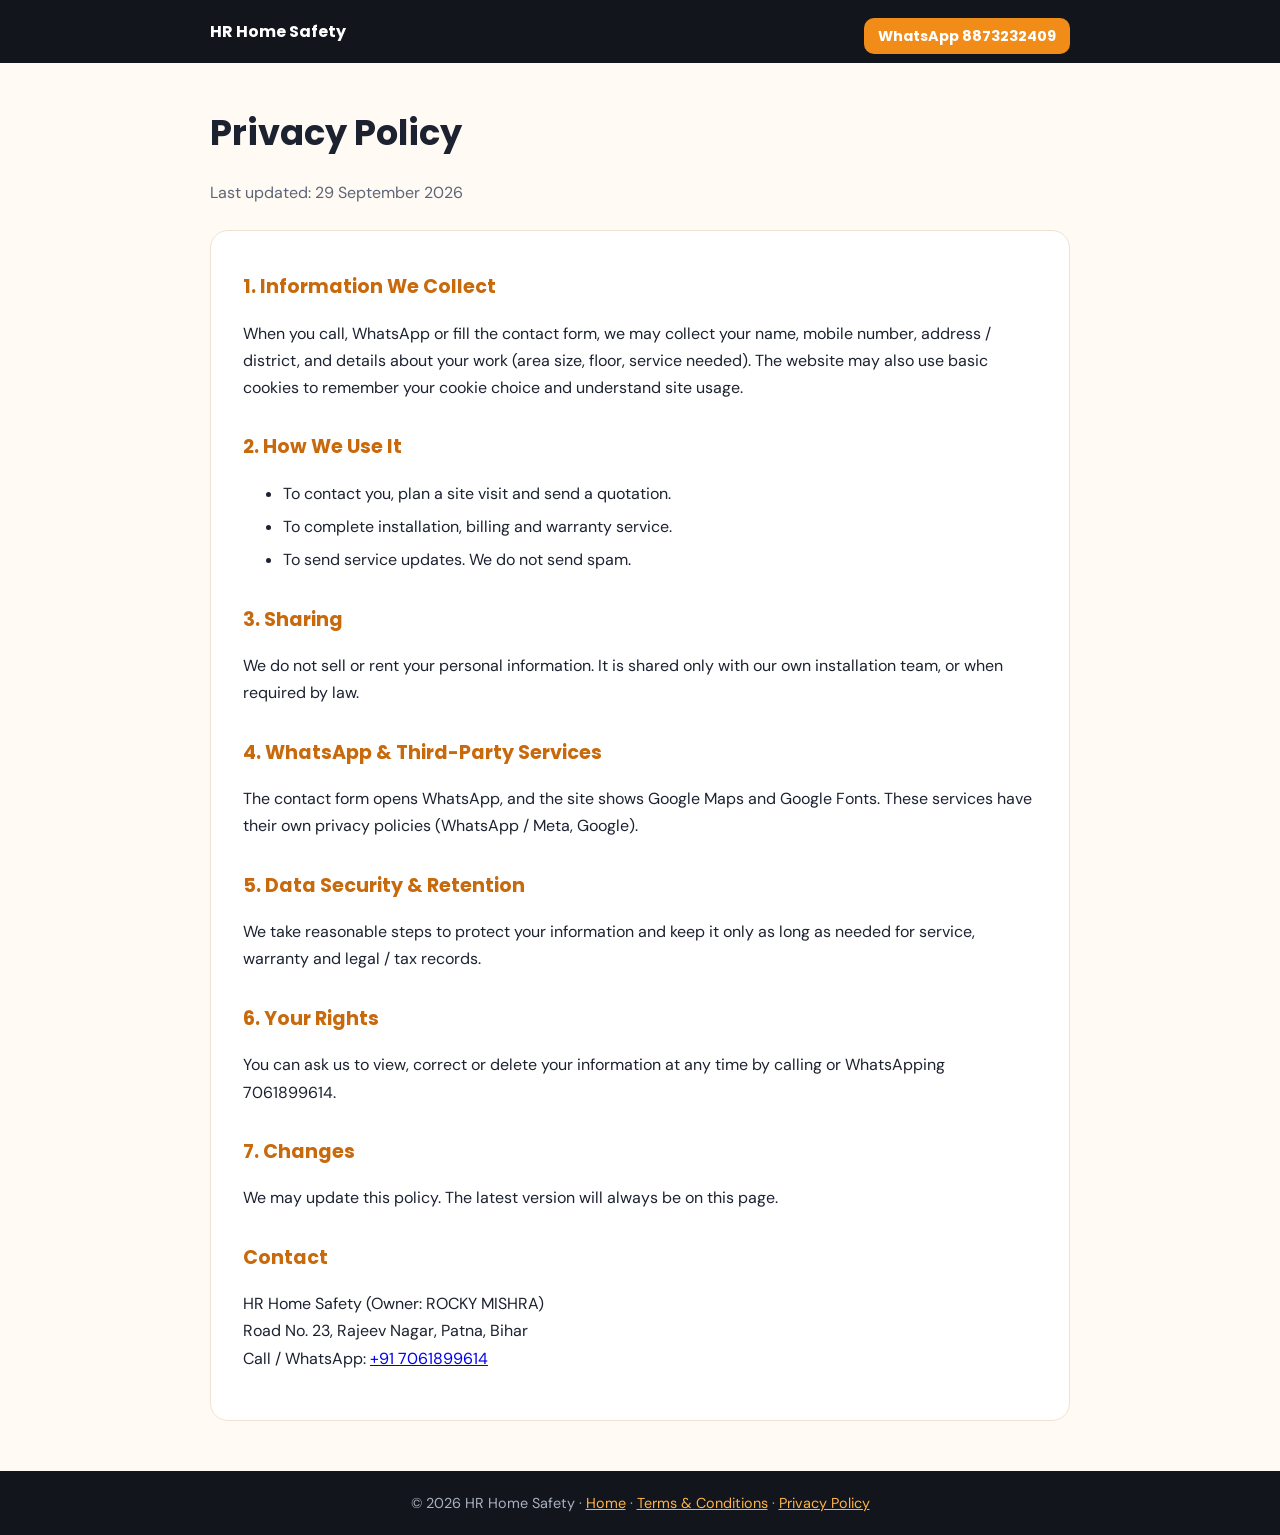
<file: privacy.html>
<!DOCTYPE html><html lang="en-IN"><head><meta charset="UTF-8"><meta name="viewport" content="width=device-width,initial-scale=1">
<title>Privacy Policy | HR Home Safety,RANCHI, Patna</title><meta name="description" content="Privacy Policy of AGS Home Safety – invisible safety grill installation in Patna and all districts of Bihar.">
<meta name="robots" content="index, follow">
<link href="https://fonts.googleapis.com/css2?family=Poppins:wght@700&family=DM+Sans:wght@400;700&display=swap" rel="stylesheet">
<style>body{margin:0;font-family:"DM Sans",sans-serif;background:#fffaf3;color:#1c2230;line-height:1.7}header{background:#12151c;color:#fff;padding:18px 0}.w{width:min(860px,92%);margin:auto}header a{color:#fff;text-decoration:none;font-family:Poppins;font-weight:700}header .b{float:right;background:#f28c18;padding:6px 14px;border-radius:10px;font-size:.9rem}h1,h2{font-family:Poppins}h1{font-size:2.2rem;margin:40px 0 4px}h2{font-size:1.2rem;margin-top:30px;color:#c8690c}.u{color:#5d6677}main{background:#fff;border:1px solid #eee3d3;border-radius:18px;padding:10px 32px 32px;margin:24px auto 50px}footer{background:#12151c;color:#a9b1bf;text-align:center;padding:20px;font-size:.9rem}footer a{color:#ffb347}li{margin-bottom:6px}</style></head>
<body><header><div class="w"><a href="index.html">HR Home Safety</a><a class="b" href="https://wa.me/918873232409">WhatsApp 8873232409</a></div></header>
<div class="w"><h1>Privacy Policy</h1><p class="u">Last updated: 29 September 2026</p><main><h2>1. Information We Collect</h2><p>When you call, WhatsApp or fill the contact form, we may collect your name, mobile number, address / district, and details about your work (area size, floor, service needed). The website may also use basic cookies to remember your cookie choice and understand site usage.</p>
<h2>2. How We Use It</h2><ul><li>To contact you, plan a site visit and send a quotation.</li><li>To complete installation, billing and warranty service.</li><li>To send service updates. We do not send spam.</li></ul>
<h2>3. Sharing</h2><p>We do not sell or rent your personal information. It is shared only with our own installation team, or when required by law.</p>
<h2>4. WhatsApp &amp; Third-Party Services</h2><p>The contact form opens WhatsApp, and the site shows Google Maps and Google Fonts. These services have their own privacy policies (WhatsApp / Meta, Google).</p>
<h2>5. Data Security &amp; Retention</h2><p>We take reasonable steps to protect your information and keep it only as long as needed for service, warranty and legal / tax records.</p>
<h2>6. Your Rights</h2><p>You can ask us to view, correct or delete your information at any time by calling or WhatsApping 7061899614.</p>
<h2>7. Changes</h2><p>We may update this policy. The latest version will always be on this page.</p>
<h2>Contact</h2><p>HR Home Safety (Owner: ROCKY MISHRA)<br>Road No. 23, Rajeev Nagar, Patna, Bihar<br>Call / WhatsApp: <a href="tel:+917061899614">+91 7061899614</a></p></main></div>
<footer>© 2026 HR Home Safety · <a href="index.html">Home</a> · <a href="terms.html">Terms &amp; Conditions</a> · <a href="privacy.html">Privacy Policy</a></footer></body></html>
</file>
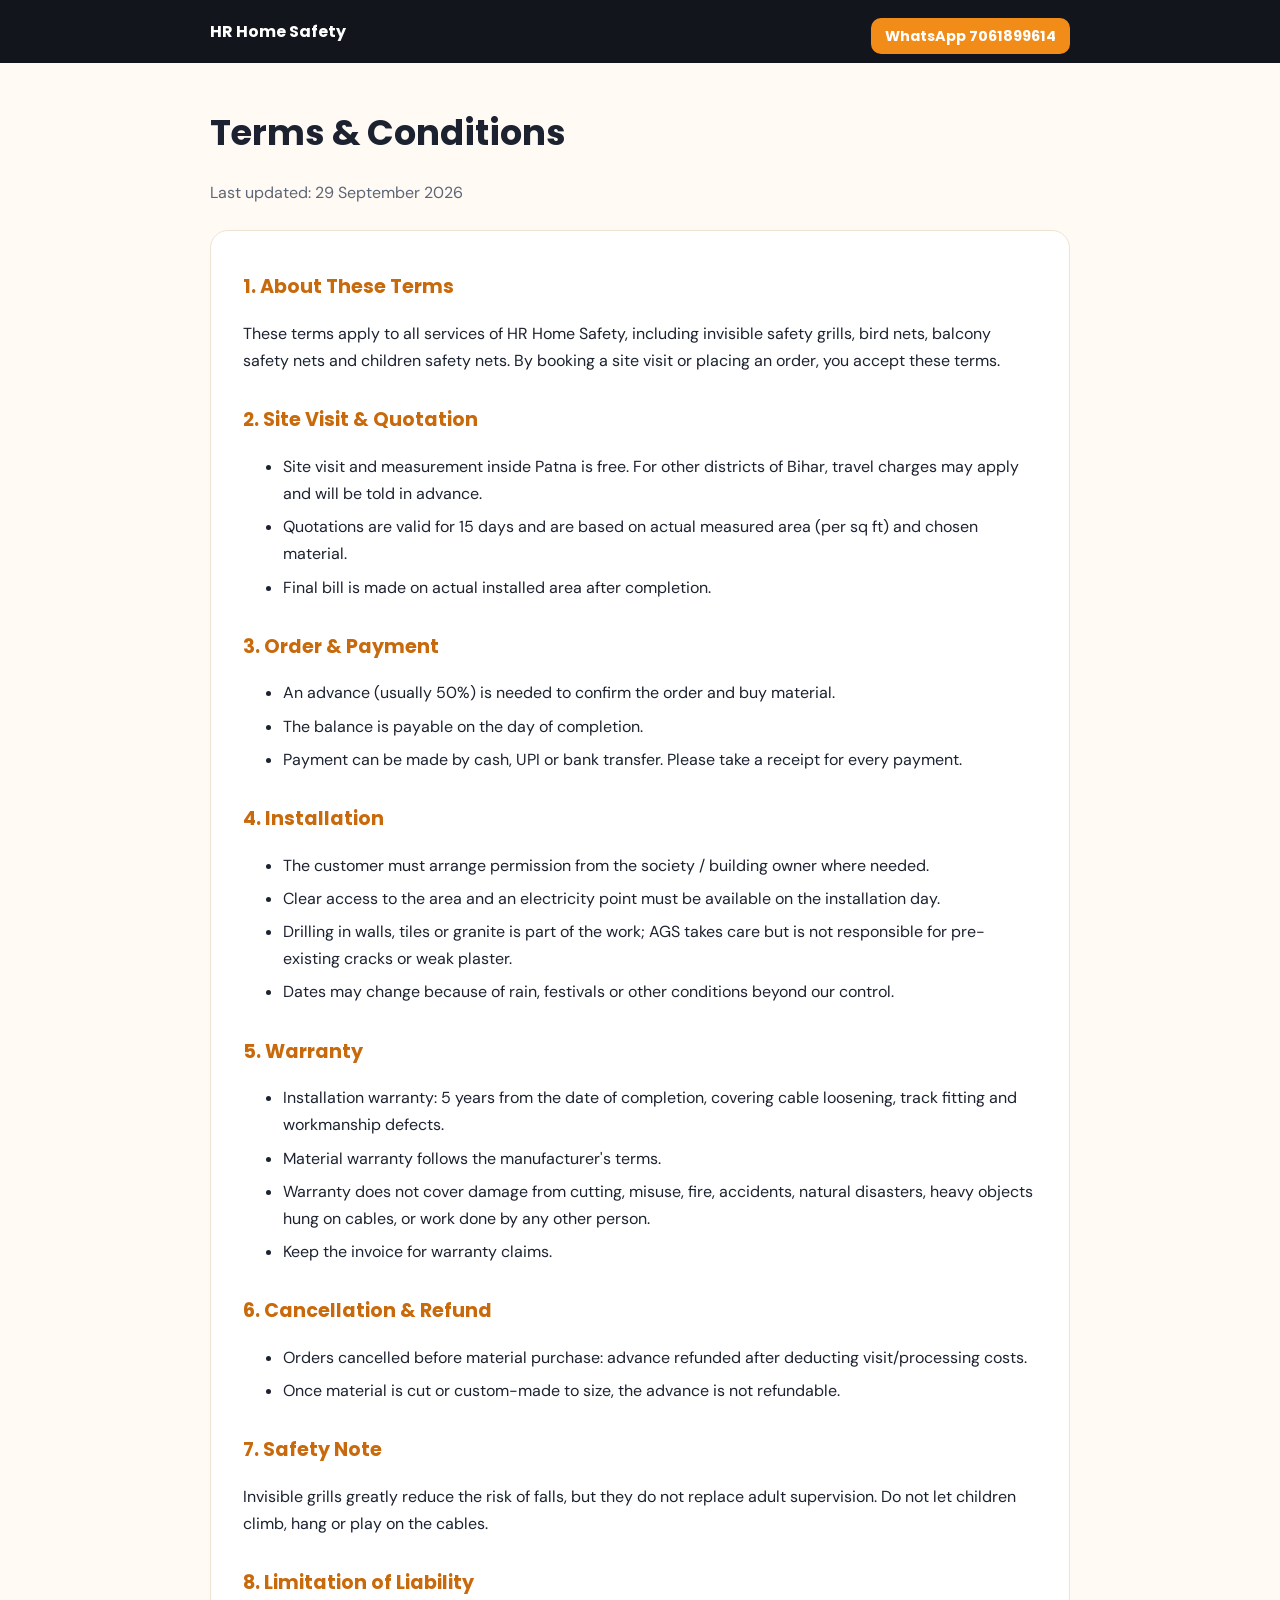
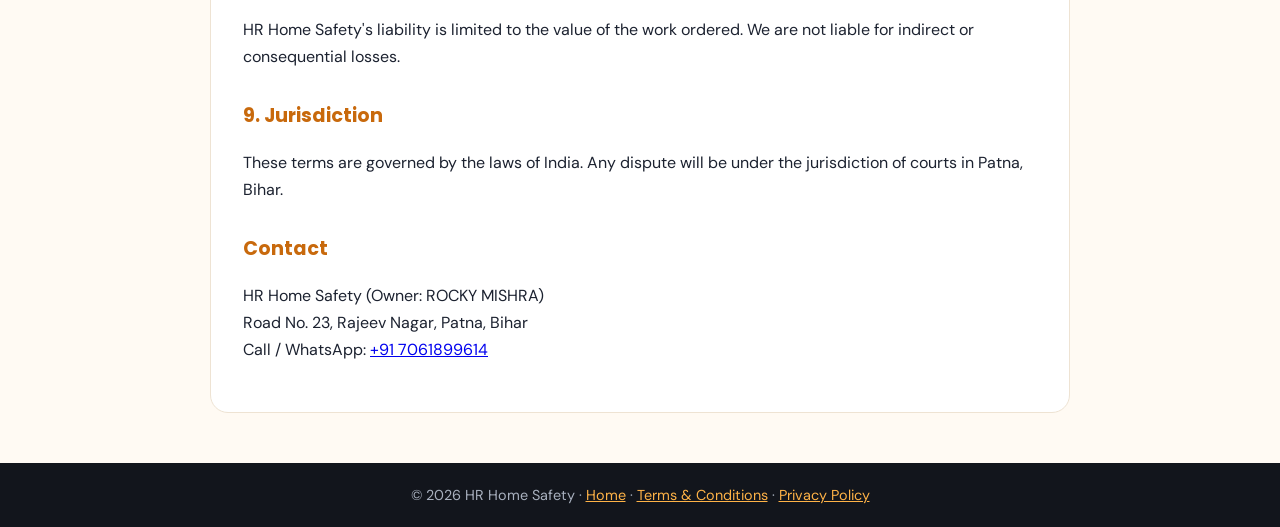
<file: terms.html>
<!DOCTYPE html><html lang="en-IN"><head><meta charset="UTF-8"><meta name="viewport" content="width=device-width,initial-scale=1">
<title>Terms &amp; Conditions | HR Home Safety, Patna</title><meta name="description" content="Terms &amp; Conditions of HR Home Safety – invisible safety grill installation in Patna and all districts of Bihar.">
<meta name="robots" content="index, follow">
<link href="https://fonts.googleapis.com/css2?family=Poppins:wght@700&family=DM+Sans:wght@400;700&display=swap" rel="stylesheet">
<style>body{margin:0;font-family:"DM Sans",sans-serif;background:#fffaf3;color:#1c2230;line-height:1.7}header{background:#12151c;color:#fff;padding:18px 0}.w{width:min(860px,92%);margin:auto}header a{color:#fff;text-decoration:none;font-family:Poppins;font-weight:700}header .b{float:right;background:#f28c18;padding:6px 14px;border-radius:10px;font-size:.9rem}h1,h2{font-family:Poppins}h1{font-size:2.2rem;margin:40px 0 4px}h2{font-size:1.2rem;margin-top:30px;color:#c8690c}.u{color:#5d6677}main{background:#fff;border:1px solid #eee3d3;border-radius:18px;padding:10px 32px 32px;margin:24px auto 50px}footer{background:#12151c;color:#a9b1bf;text-align:center;padding:20px;font-size:.9rem}footer a{color:#ffb347}li{margin-bottom:6px}</style></head>
<body><header><div class="w"><a href="index.html">HR Home Safety</a><a class="b" href="https://wa.me/917061899614">WhatsApp 7061899614</a></div></header>
<div class="w"><h1>Terms &amp; Conditions</h1><p class="u">Last updated: 29 September 2026</p><main><h2>1. About These Terms</h2><p>These terms apply to all services of HR Home Safety, including invisible safety grills, bird nets, balcony safety nets and children safety nets. By booking a site visit or placing an order, you accept these terms.</p>
<h2>2. Site Visit &amp; Quotation</h2><ul><li>Site visit and measurement inside Patna is free. For other districts of Bihar, travel charges may apply and will be told in advance.</li><li>Quotations are valid for 15 days and are based on actual measured area (per sq ft) and chosen material.</li><li>Final bill is made on actual installed area after completion.</li></ul>
<h2>3. Order &amp; Payment</h2><ul><li>An advance (usually 50%) is needed to confirm the order and buy material.</li><li>The balance is payable on the day of completion.</li><li>Payment can be made by cash, UPI or bank transfer. Please take a receipt for every payment.</li></ul>
<h2>4. Installation</h2><ul><li>The customer must arrange permission from the society / building owner where needed.</li><li>Clear access to the area and an electricity point must be available on the installation day.</li><li>Drilling in walls, tiles or granite is part of the work; AGS takes care but is not responsible for pre-existing cracks or weak plaster.</li><li>Dates may change because of rain, festivals or other conditions beyond our control.</li></ul>
<h2>5. Warranty</h2><ul><li>Installation warranty: 5 years from the date of completion, covering cable loosening, track fitting and workmanship defects.</li><li>Material warranty follows the manufacturer's terms.</li><li>Warranty does not cover damage from cutting, misuse, fire, accidents, natural disasters, heavy objects hung on cables, or work done by any other person.</li><li>Keep the invoice for warranty claims.</li></ul>
<h2>6. Cancellation &amp; Refund</h2><ul><li>Orders cancelled before material purchase: advance refunded after deducting visit/processing costs.</li><li>Once material is cut or custom-made to size, the advance is not refundable.</li></ul>
<h2>7. Safety Note</h2><p>Invisible grills greatly reduce the risk of falls, but they do not replace adult supervision. Do not let children climb, hang or play on the cables.</p>
<h2>8. Limitation of Liability</h2><p>HR Home Safety's liability is limited to the value of the work ordered. We are not liable for indirect or consequential losses.</p>
<h2>9. Jurisdiction</h2><p>These terms are governed by the laws of India. Any dispute will be under the jurisdiction of courts in Patna, Bihar.</p>
<h2>Contact</h2><p>HR Home Safety (Owner: ROCKY MISHRA)<br>Road No. 23, Rajeev Nagar, Patna, Bihar<br>Call / WhatsApp: <a href="tel:+917061899614">+91 7061899614</a></p></main></div>
<footer>© 2026 HR Home Safety · <a href="index.html">Home</a> · <a href="terms.html">Terms &amp; Conditions</a> · <a href="privacy.html">Privacy Policy</a></footer></body></html>
</file>
